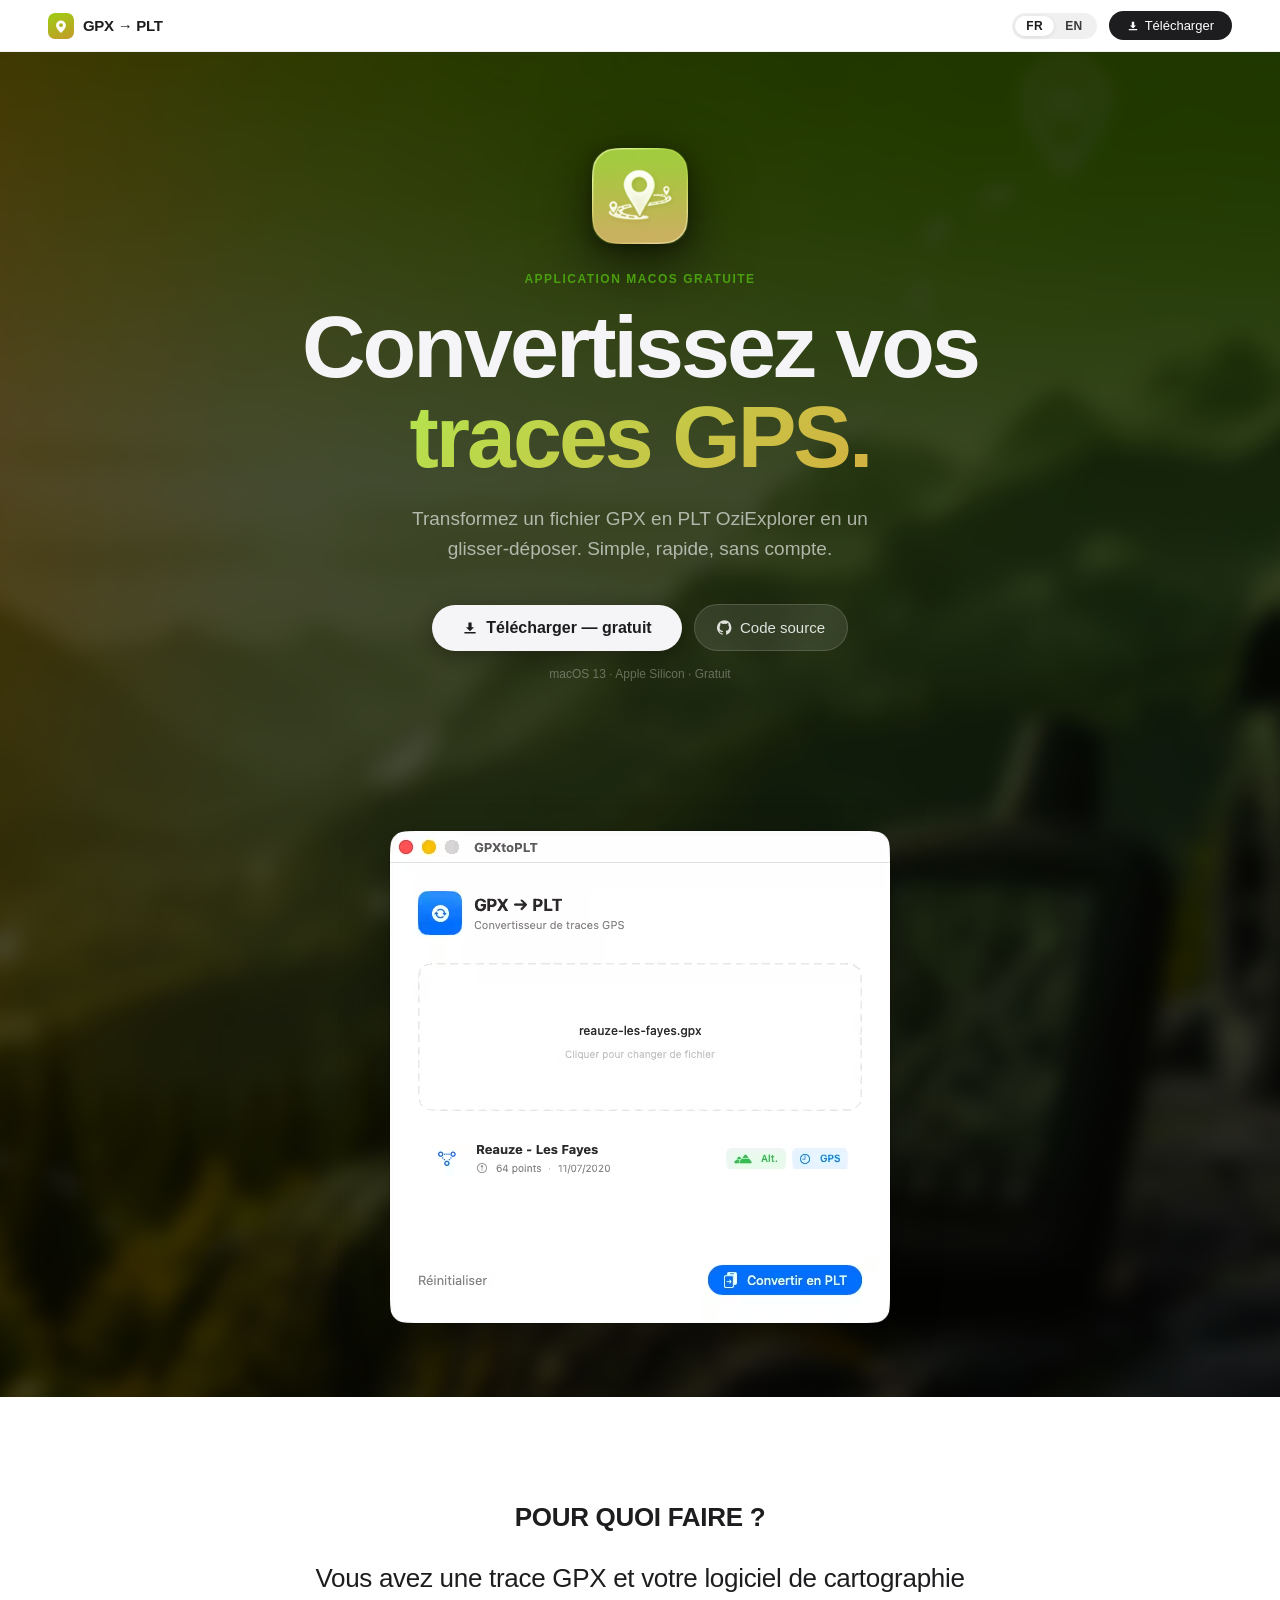
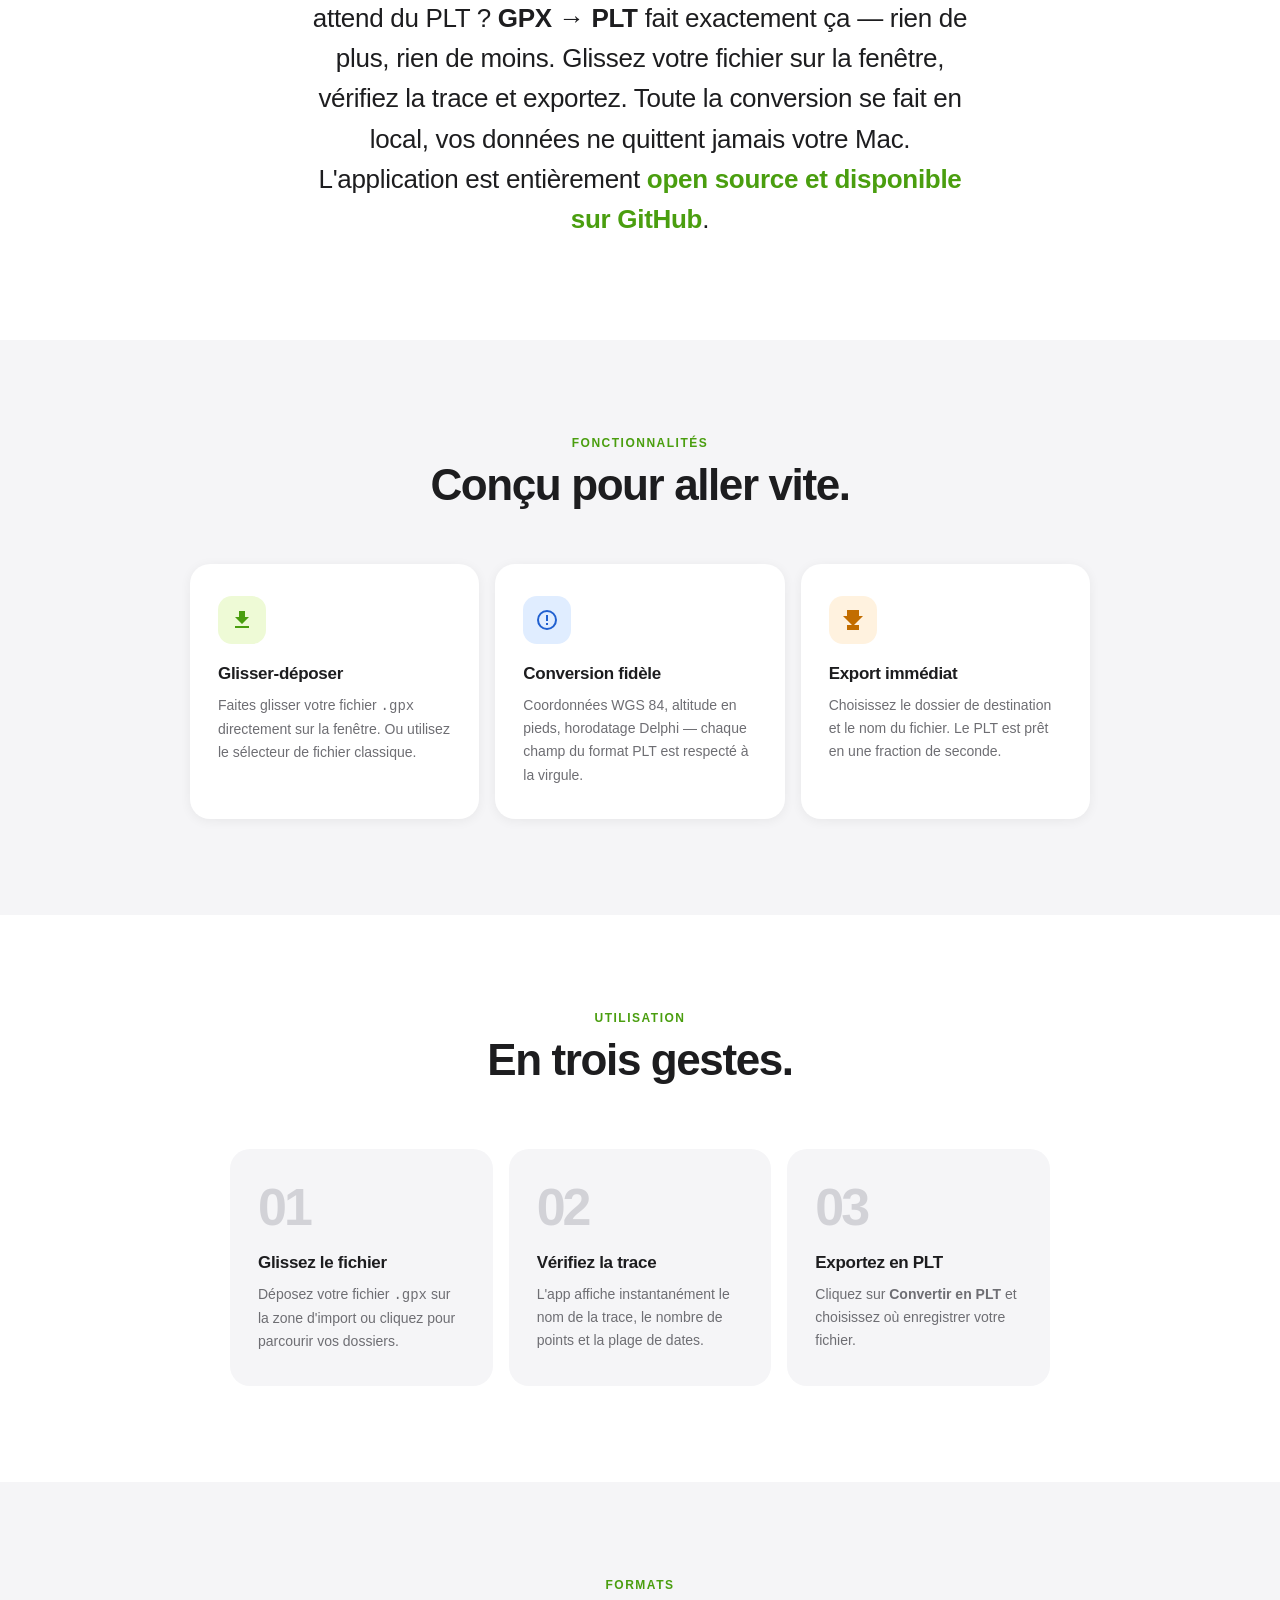
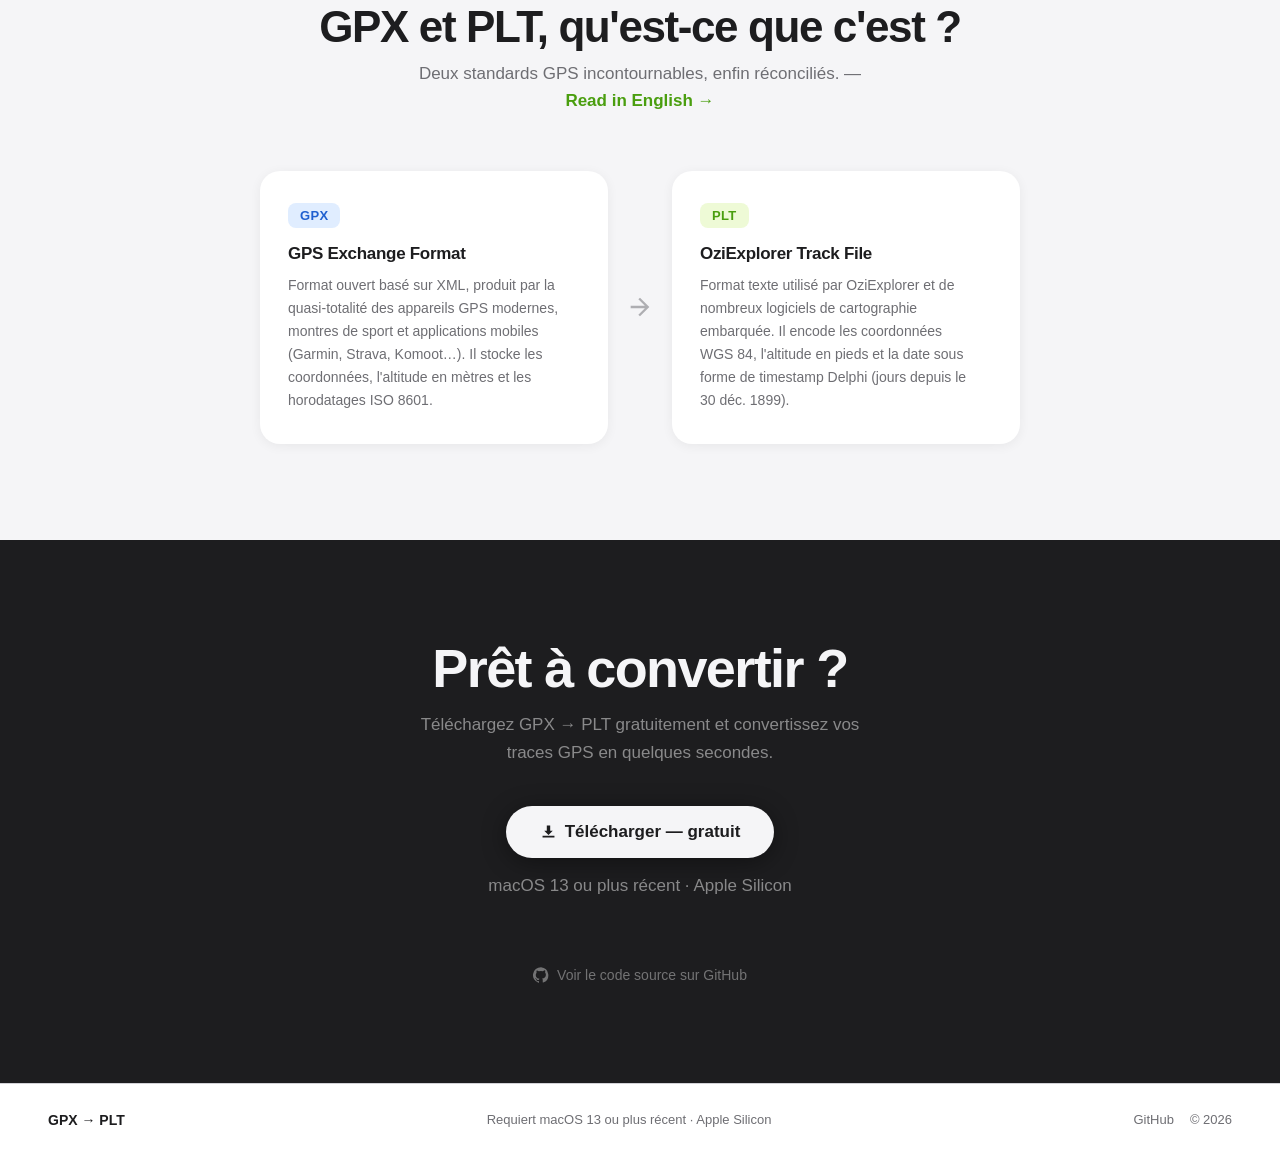
<file: docs/index.html>
<!DOCTYPE html>
<html lang="fr">
<head>
  <meta charset="UTF-8">
  <meta name="viewport" content="width=device-width, initial-scale=1.0">
  <title>GPX → PLT · Convertisseur de traces GPS pour Mac</title>
  <meta name="description" content="Convertissez vos fichiers GPX au format PLT OziExplorer en un glisser-déposer. Application macOS native, Apple Silicon.">
  <meta name="google-site-verification" content="II2nIormhkIyOC2uqA2ly5syZmNHIUAD0bVt8JxHmBU" />
  <meta name="robots" content="index, follow, max-snippet:-1, max-image-preview:large, max-video-preview:-1">
  <meta name="googlebot" content="index, follow, max-snippet:-1, max-image-preview:large, max-video-preview:-1">
  <meta property="og:type" content="website">
  <meta property="og:url" content="https://francoispeyret.github.io/GpxToPlt/">
  <meta property="og:title" content="GPX → PLT · Convertisseur de traces GPS pour Mac">
  <meta property="og:description" content="Convertissez vos fichiers GPX au format PLT OziExplorer en un glisser-déposer. Application macOS native, Apple Silicon.">
  <meta property="og:image" content="https://francoispeyret.github.io/GpxToPlt/background.png">
  <meta property="og:image:alt" content="GPX → PLT, convertisseur de traces GPS pour Mac">
  <meta property="og:locale" content="fr_FR">
  <meta name="twitter:card" content="summary_large_image">
  <meta name="twitter:title" content="GPX → PLT · Convertisseur de traces GPS pour Mac">
  <meta name="twitter:description" content="Convertissez vos fichiers GPX au format PLT OziExplorer en un glisser-déposer. Application macOS native, Apple Silicon.">
  <meta name="twitter:image" content="https://francoispeyret.github.io/GpxToPlt/background.png">
  <link rel="canonical" href="https://francoispeyret.github.io/GpxToPlt/">
  <link rel="alternate" hreflang="fr" href="https://francoispeyret.github.io/GpxToPlt/">
  <link rel="alternate" hreflang="en" href="https://francoispeyret.github.io/GpxToPlt/en.html">
  <link rel="sitemap" type="application/xml" href="./sitemap.xml">
  <link rel="icon" type="image/x-icon" href="./favicon.ico">
  <link rel="preload" as="image" href="./background.avif" type="image/avif" fetchpriority="high">
  <link rel="stylesheet" href="./style.css">
  <meta name="apple-mobile-web-app-capable" content="yes">
  <meta name="apple-mobile-web-app-status-bar-style" content="black-translucent">
  <script type="application/ld+json">
  {
    "@context": "https://schema.org",
    "@type": "SoftwareApplication",
    "name": "GPX → PLT",
    "operatingSystem": "macOS 13",
    "applicationCategory": "UtilitiesApplication",
    "applicationSubCategory": "Conversion GPS",
    "softwareVersion": "1.1.0",
    "description": "Convertissez vos fichiers GPX au format PLT OziExplorer en un glisser-déposer. Application macOS native, Apple Silicon.",
    "inLanguage": "fr",
    "url": "https://francoispeyret.github.io/GpxToPlt/",
    "downloadUrl": "https://francoispeyret.github.io/GpxToPlt/GPXtoPLT.zip",
    "image": "https://francoispeyret.github.io/GpxToPlt/icon.png",
    "screenshot": "https://francoispeyret.github.io/GpxToPlt/screenshot.png",
    "featureList": "Glisser-déposer, Conversion par lots, Traitement 100 % local, Interface multilingue",
    "offers": { "@type": "Offer", "price": "0", "priceCurrency": "EUR" }
  }
  </script>
</head>
<body>

<nav>
  <a class="nav-brand" href="#">
    <div class="nav-icon">
      <svg viewBox="0 0 20 20"><path d="M10 2C6.13 2 3 5.13 3 9c0 5.25 7 11 7 11s7-5.75 7-11c0-3.87-3.13-7-7-7zm0 9.5A2.5 2.5 0 1 1 10 6a2.5 2.5 0 0 1 0 5.5z"/></svg>
    </div>
    <span>GPX → PLT</span>
  </a>
  <div class="nav-right">
    <div class="lang-switch">
      <a href="./index.html" class="active">FR</a>
      <a href="./en.html">EN</a>
    </div>
    <a class="nav-dl" href="./GPXtoPLT.zip" download>
      <svg viewBox="0 0 20 20"><path d="M10 14l-5-5h3V3h4v6h3l-5 5zm-7 3h14v-2H3v2z"/></svg>
      Télécharger
    </a>
  </div>
</nav>

<main>

<div class="bg-hero">
  <section class="hero">
    <div class="app-icon">
      <picture>
        <source srcset="./icon.avif" type="image/avif">
        <source srcset="./icon.webp" type="image/webp">
        <img src="./icon.png" alt="Icône GPX → PLT">
      </picture>
    </div>
    <p class="hero-eyebrow">Application macOS gratuite</p>
    <h1>Convertissez vos<br><em>traces GPS.</em></h1>
    <p class="hero-desc">Transformez un fichier GPX en PLT OziExplorer en un glisser-déposer. Simple, rapide, sans compte.</p>
    <div class="hero-actions">
      <a class="btn-primary" href="./GPXtoPLT.zip" download>
        <svg viewBox="0 0 20 20"><path d="M10 14l-5-5h3V3h4v6h3l-5 5zm-7 3h14v-2H3v2z"/></svg>
        Télécharger — gratuit
      </a>
      <a class="btn-secondary" href="https://github.com/francoispeyret/GpxToPlt" target="_blank" rel="noopener">
        <svg viewBox="0 0 24 24"><path d="M12 .3a12 12 0 0 0-3.8 23.4c.6.1.8-.3.8-.6v-2c-3.3.7-4-1.6-4-1.6-.6-1.4-1.4-1.8-1.4-1.8-1-.7.1-.7.1-.7 1.2.1 1.8 1.2 1.8 1.2 1 1.8 2.8 1.3 3.5 1 .1-.8.4-1.3.7-1.6-2.7-.3-5.5-1.3-5.5-5.9 0-1.3.5-2.4 1.2-3.2 0-.4-.5-1.6.2-3.2 0 0 1-.3 3.3 1.2a11.5 11.5 0 0 1 6 0C17 4.7 18 5 18 5c.7 1.6.2 2.8.1 3.2.8.8 1.2 1.9 1.2 3.2 0 4.6-2.8 5.6-5.5 5.9.4.4.8 1.1.8 2.2v3.3c0 .3.2.7.8.6A12 12 0 0 0 12 .3"/></svg>
        Code source
      </a>
    </div>
    <p class="hero-sub">macOS 13 · Apple Silicon · Gratuit</p>
  </section>

  <div class="hero-visual">
    <picture>
      <source srcset="./screenshot.avif" type="image/avif">
      <source srcset="./screenshot.webp" type="image/webp">
      <img src="./screenshot.png" alt="Aperçu de l'application GPX → PLT">
    </picture>
  </div>
</div>

<section class="pitch-section">
  <p class="pitch-eyebrow fade-up">Pour quoi faire&nbsp;?</p>
  <p class="fade-up d1">
    Vous avez une trace GPX et votre logiciel de cartographie attend du PLT&nbsp;?
    <strong>GPX → PLT</strong> fait exactement ça — rien de plus, rien de moins.
    Glissez votre fichier sur la fenêtre, vérifiez la trace et exportez.
    Toute la conversion se fait en local, vos données ne quittent jamais votre Mac.
    L'application est entièrement <a href="https://github.com/francoispeyret/GpxToPlt" target="_blank" rel="noopener">open source et disponible sur GitHub</a>.
  </p>
</section>

<section class="features">
  <div class="features-inner">
    <div class="section-header fade-up">
      <span class="section-eyebrow">Fonctionnalités</span>
      <h2 class="section-title">Conçu pour aller vite.</h2>
    </div>
    <div class="features-grid">

      <div class="feature-card fade-up d1">
        <div class="feature-icon green">
          <svg viewBox="0 0 24 24"><path d="M19 9h-4V3H9v6H5l7 7 7-7zM5 18v2h14v-2H5z"/></svg>
        </div>
        <h3>Glisser-déposer</h3>
        <p>Faites glisser votre fichier <code>.gpx</code> directement sur la fenêtre. Ou utilisez le sélecteur de fichier classique.</p>
      </div>

      <div class="feature-card fade-up d2">
        <div class="feature-icon blue">
          <svg viewBox="0 0 24 24"><path d="M12 2a10 10 0 1 0 0 20A10 10 0 0 0 12 2zm0 18a8 8 0 1 1 0-16 8 8 0 0 1 0 16zm-1-5h2v2h-2zm0-8h2v6h-2z"/></svg>
        </div>
        <h3>Conversion fidèle</h3>
        <p>Coordonnées WGS&nbsp;84, altitude en pieds, horodatage Delphi — chaque champ du format PLT est respecté à la virgule.</p>
      </div>

      <div class="feature-card fade-up d3">
        <div class="feature-icon orange">
          <svg viewBox="0 0 24 24"><path d="M6 2v6H2l10 10L22 8h-4V2H6zm0 15v5h12v-5H6z"/></svg>
        </div>
        <h3>Export immédiat</h3>
        <p>Choisissez le dossier de destination et le nom du fichier. Le PLT est prêt en une fraction de seconde.</p>
      </div>

    </div>
  </div>
</section>

<section class="steps-section">
  <span class="section-eyebrow fade-up">Utilisation</span>
  <h2 class="section-title fade-up d1">En trois gestes.</h2>

  <div class="steps-grid">
    <div class="step fade-up d1">
      <div class="step-num">01</div>
      <h3>Glissez le fichier</h3>
      <p>Déposez votre fichier <code>.gpx</code> sur la zone d'import ou cliquez pour parcourir vos dossiers.</p>
    </div>
    <div class="step fade-up d2">
      <div class="step-num">02</div>
      <h3>Vérifiez la trace</h3>
      <p>L'app affiche instantanément le nom de la trace, le nombre de points et la plage de dates.</p>
    </div>
    <div class="step fade-up d3">
      <div class="step-num">03</div>
      <h3>Exportez en PLT</h3>
      <p>Cliquez sur <strong>Convertir en PLT</strong> et choisissez où enregistrer votre fichier.</p>
    </div>
  </div>
</section>

<section class="formats-section">
  <span class="section-eyebrow fade-up">Formats</span>
  <h2 class="section-title fade-up d1">GPX et PLT, qu'est-ce que c'est&nbsp;?</h2>
  <p class="section-sub fade-up d2">
    Deux standards GPS incontournables, enfin réconciliés. —
    <a href="./en.html" style="color:var(--accent);font-weight:600;text-decoration:none;">Read in English →</a>
  </p>

  <div class="formats-grid">
    <div class="format-card fade-up">
      <span class="format-badge badge-gpx">GPX</span>
      <h3>GPS Exchange Format</h3>
      <p>Format ouvert basé sur XML, produit par la quasi-totalité des appareils GPS modernes, montres de sport et applications mobiles (Garmin, Strava, Komoot…). Il stocke les coordonnées, l'altitude en mètres et les horodatages ISO&nbsp;8601.</p>
    </div>
    <div class="arrow-mid">
      <svg viewBox="0 0 24 24"><path d="M12 4l-1.41 1.41L16.17 11H4v2h12.17l-5.58 5.59L12 20l8-8-8-8z"/></svg>
    </div>
    <div class="format-card fade-up d2">
      <span class="format-badge badge-plt">PLT</span>
      <h3>OziExplorer Track File</h3>
      <p>Format texte utilisé par OziExplorer et de nombreux logiciels de cartographie embarquée. Il encode les coordonnées WGS&nbsp;84, l'altitude en pieds et la date sous forme de timestamp Delphi (jours depuis le 30&nbsp;déc.&nbsp;1899).</p>
    </div>
  </div>
</section>

<section class="cta-section">
  <h2 class="fade-up">Prêt à convertir&nbsp;?</h2>
  <p class="fade-up d1">Téléchargez GPX → PLT gratuitement et convertissez vos traces GPS en quelques secondes.</p>
  <a class="btn-cta fade-up d2" href="./GPXtoPLT.zip" download>
    <svg viewBox="0 0 20 20"><path d="M10 14l-5-5h3V3h4v6h3l-5 5zm-7 3h14v-2H3v2z"/></svg>
    Télécharger — gratuit
  </a>
  <p class="cta-meta fade-up d3">macOS 13 ou plus récent · Apple Silicon</p>
  <a class="cta-gh fade-up" href="https://github.com/francoispeyret/GpxToPlt" target="_blank" rel="noopener">
    <svg viewBox="0 0 24 24"><path d="M12 .3a12 12 0 0 0-3.8 23.4c.6.1.8-.3.8-.6v-2c-3.3.7-4-1.6-4-1.6-.6-1.4-1.4-1.8-1.4-1.8-1-.7.1-.7.1-.7 1.2.1 1.8 1.2 1.8 1.2 1 1.8 2.8 1.3 3.5 1 .1-.8.4-1.3.7-1.6-2.7-.3-5.5-1.3-5.5-5.9 0-1.3.5-2.4 1.2-3.2 0-.4-.5-1.6.2-3.2 0 0 1-.3 3.3 1.2a11.5 11.5 0 0 1 6 0C17 4.7 18 5 18 5c.7 1.6.2 2.8.1 3.2.8.8 1.2 1.9 1.2 3.2 0 4.6-2.8 5.6-5.5 5.9.4.4.8 1.1.8 2.2v3.3c0 .3.2.7.8.6A12 12 0 0 0 12 .3"/></svg>
    Voir le code source sur GitHub
  </a>
</section>

</main>

<footer>
  <span class="brand">GPX → PLT</span>
  <span class="req">Requiert macOS&nbsp;13 ou plus récent · Apple Silicon</span>
  <span class="copy">
    <a href="https://github.com/francoispeyret/GpxToPlt" target="_blank" rel="noopener">GitHub</a>
    © 2026
  </span>
</footer>

<script>
  const io = new IntersectionObserver(entries => {
    entries.forEach(e => {
      if (e.isIntersecting) { e.target.classList.add('visible'); io.unobserve(e.target); }
    });
  }, { threshold: .1 });
  document.querySelectorAll('.fade-up').forEach(el => io.observe(el));
</script>

</body>
</html>
</file>
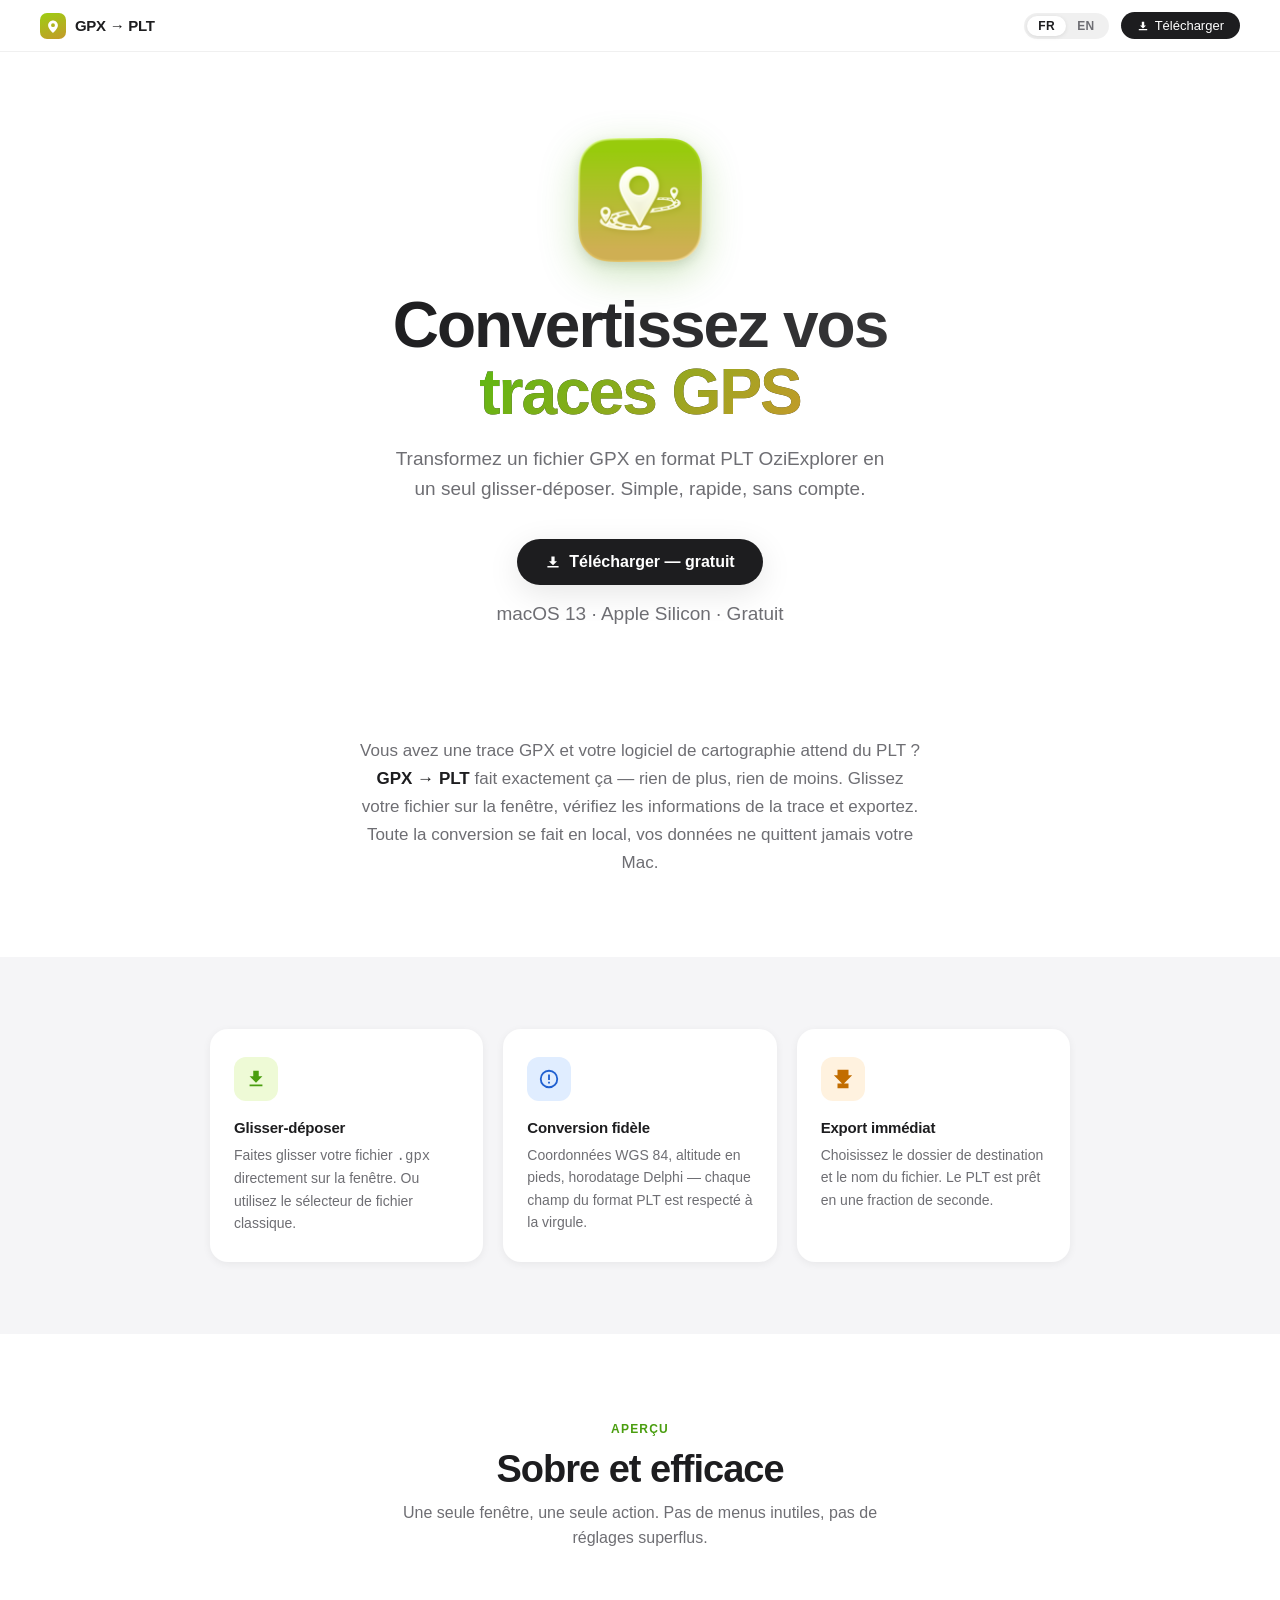
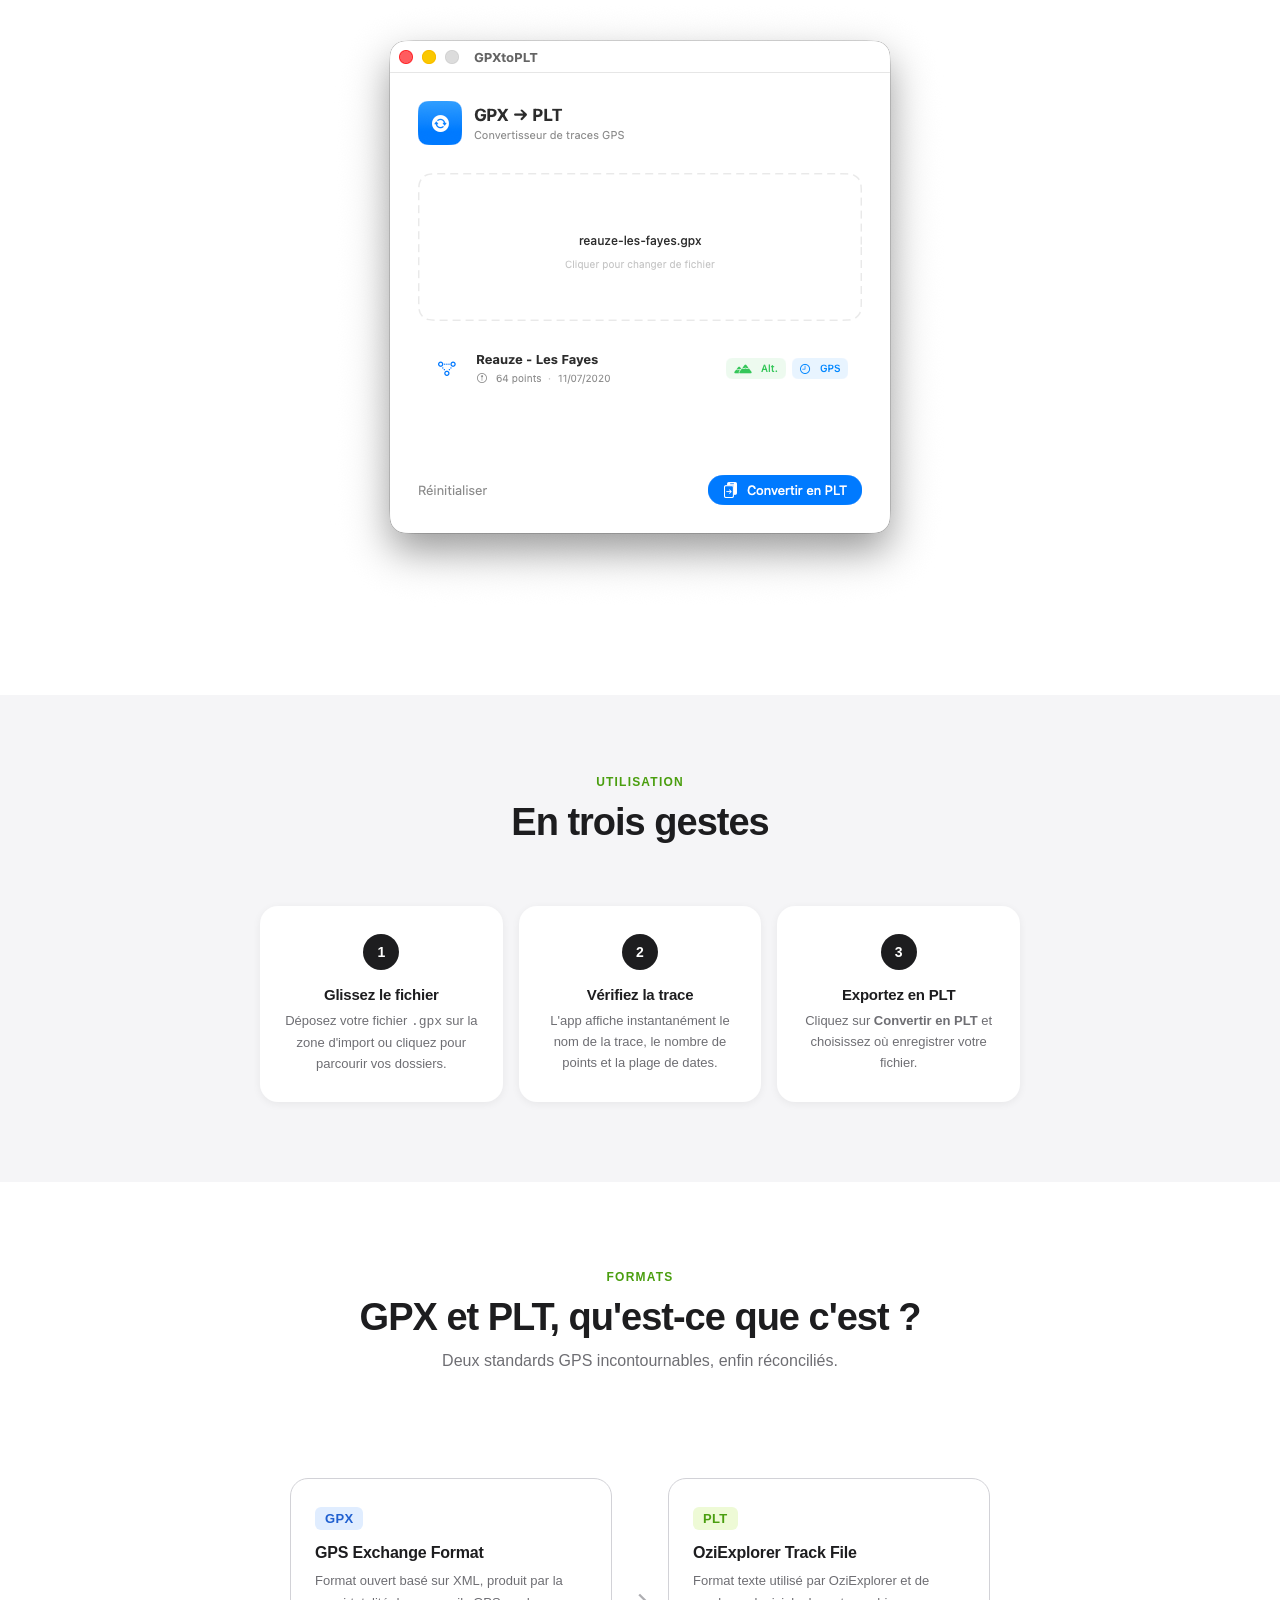
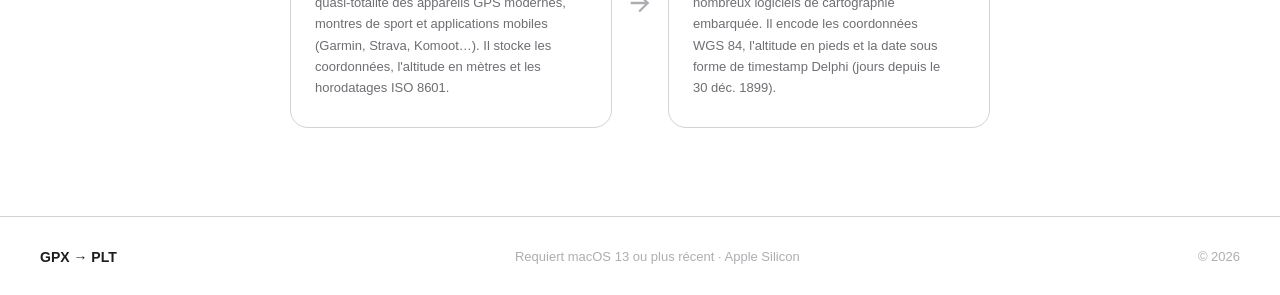
<file: Web/index.html>
<!DOCTYPE html>
<html lang="fr">
<head>
  <meta charset="UTF-8">
  <meta name="viewport" content="width=device-width, initial-scale=1.0">
  <title>GPX → PLT · Convertisseur de traces GPS pour Mac</title>
  <meta name="description" content="Convertissez vos fichiers GPX au format PLT OziExplorer en un glisser-déposer. Application macOS native, Apple Silicon.">
  <style>
    *, *::before, *::after { box-sizing: border-box; margin: 0; padding: 0; }

    :root {
      --bg:        #ffffff;
      --bg-subtle: #f5f5f7;
      --text:      #1d1d1f;
      --text-2:    #6e6e73;
      --text-3:    #aeaeb2;
      --sep:       #d2d2d7;
      --green:     #4a9e0f;
      --gold:      #c49a2a;
      --accent:    #4a9e0f;
      --radius-sm: 10px;
      --radius:    18px;
      --radius-lg: 28px;
      --shadow-sm: 0 2px 8px rgba(0,0,0,.06);
      --shadow:    0 8px 32px rgba(0,0,0,.10);
      --shadow-lg: 0 24px 60px rgba(0,0,0,.14);
    }

    html { scroll-behavior: smooth; }

    body {
      font-family: -apple-system, BlinkMacSystemFont, "Helvetica Neue", Arial, sans-serif;
      background: var(--bg);
      color: var(--text);
      -webkit-font-smoothing: antialiased;
      overflow-x: hidden;
    }

    /* ── NAV ── */
    nav {
      position: sticky;
      top: 0;
      z-index: 100;
      display: flex;
      align-items: center;
      justify-content: space-between;
      padding: 0 40px;
      height: 52px;
      background: rgba(255,255,255,.82);
      backdrop-filter: saturate(180%) blur(20px);
      -webkit-backdrop-filter: saturate(180%) blur(20px);
      border-bottom: 1px solid rgba(0,0,0,.06);
    }
    .nav-brand {
      display: flex;
      align-items: center;
      gap: 9px;
      text-decoration: none;
      color: var(--text);
    }
    .nav-icon {
      width: 26px; height: 26px;
      border-radius: 7px;
      background: linear-gradient(160deg, #9dce12 0%, #c49a2a 100%);
      display: flex; align-items: center; justify-content: center;
      flex-shrink: 0;
    }
    .nav-icon svg { width: 14px; height: 14px; fill: #fff; }
    .nav-brand span { font-size: 15px; font-weight: 600; letter-spacing: -.3px; }
    .nav-dl {
      display: inline-flex;
      align-items: center;
      gap: 6px;
      padding: 6px 16px;
      border-radius: 980px;
      background: var(--text);
      color: #fff;
      font-size: 13px;
      font-weight: 500;
      text-decoration: none;
      transition: opacity .15s;
    }
    .nav-dl:hover { opacity: .8; }
    .nav-dl svg { width: 12px; height: 12px; fill: #fff; flex-shrink: 0; }

    /* ── LANG SWITCH ── */
    .nav-right {
      display: flex;
      align-items: center;
      gap: 12px;
    }
    .lang-switch {
      display: flex;
      align-items: center;
      background: rgba(0,0,0,.06);
      border-radius: 980px;
      padding: 3px;
    }
    .lang-switch a {
      padding: 3px 11px;
      border-radius: 980px;
      font-size: 12px;
      font-weight: 600;
      letter-spacing: .4px;
      text-decoration: none;
      color: var(--text-2);
      transition: color .15s;
    }
    .lang-switch a.active {
      background: var(--bg);
      color: var(--text);
      box-shadow: 0 1px 4px rgba(0,0,0,.10);
    }
    .lang-switch a:not(.active):hover { color: var(--text); }

    /* ── HERO ── */
    .hero {
      display: flex;
      flex-direction: column;
      align-items: center;
      text-align: center;
      padding: 88px 24px 72px;
    }
    .app-icon {
      width: 120px; height: 120px;
      border-radius: 27px;
      background: linear-gradient(160deg, #9dce12 0%, #c49a2a 100%);
      display: flex; align-items: center; justify-content: center;
      box-shadow: 0 12px 40px rgba(74,158,15,.30), 0 4px 12px rgba(0,0,0,.12);
      margin-bottom: 32px;
    }
    .app-icon svg { width: 58px; height: 58px; fill: #fff; }

    .hero h1 {
      font-size: clamp(42px, 7vw, 64px);
      font-weight: 700;
      letter-spacing: -2px;
      line-height: 1.05;
      margin-bottom: 18px;
      background: linear-gradient(135deg, #1d1d1f 0%, #3a3a3c 100%);
      -webkit-background-clip: text;
      -webkit-text-fill-color: transparent;
      background-clip: text;
    }
    .hero h1 span {
      background: linear-gradient(135deg, #5cb811 0%, #c49a2a 100%);
      -webkit-background-clip: text;
      -webkit-text-fill-color: transparent;
      background-clip: text;
    }
    .hero p {
      font-size: 19px;
      color: var(--text-2);
      max-width: 500px;
      line-height: 1.55;
      margin-bottom: 36px;
    }
    .hero-cta {
      display: inline-flex;
      align-items: center;
      gap: 8px;
      padding: 14px 28px;
      border-radius: 980px;
      background: var(--text);
      color: #fff;
      font-size: 16px;
      font-weight: 600;
      text-decoration: none;
      transition: transform .15s, box-shadow .15s;
      box-shadow: var(--shadow);
    }
    .hero-cta:hover { transform: translateY(-1px); box-shadow: var(--shadow-lg); }
    .hero-cta svg { width: 16px; height: 16px; fill: #fff; }
    .hero-sub {
      margin-top: 14px;
      font-size: 12px;
      color: var(--text-3);
    }

    /* ── PITCH ── */
    .pitch {
      display: flex;
      justify-content: center;
      padding: 0 24px 80px;
    }
    .pitch p {
      max-width: 560px;
      text-align: center;
      font-size: 17px;
      line-height: 1.65;
      color: var(--text-2);
    }
    .pitch strong { color: var(--text); font-weight: 600; }

    /* ── FEATURES ── */
    .features {
      background: var(--bg-subtle);
      padding: 72px 40px;
    }
    .features-grid {
      display: grid;
      grid-template-columns: repeat(3, 1fr);
      gap: 20px;
      max-width: 860px;
      margin: 0 auto;
    }
    .feature-card {
      background: var(--bg);
      border-radius: var(--radius);
      padding: 28px 24px;
      box-shadow: var(--shadow-sm);
    }
    .feature-icon {
      width: 44px; height: 44px;
      border-radius: 12px;
      display: flex; align-items: center; justify-content: center;
      margin-bottom: 18px;
    }
    .feature-icon svg { width: 22px; height: 22px; }
    .feature-icon.green  { background: #eefad6; }
    .feature-icon.green svg  { fill: #4a9e0f; }
    .feature-icon.blue   { background: #e0edff; }
    .feature-icon.blue svg   { fill: #2060d0; }
    .feature-icon.orange { background: #fff2df; }
    .feature-icon.orange svg { fill: #c26d00; }
    .feature-card h3 {
      font-size: 15px;
      font-weight: 600;
      margin-bottom: 8px;
      letter-spacing: -.2px;
    }
    .feature-card p {
      font-size: 14px;
      line-height: 1.6;
      color: var(--text-2);
    }

    /* ── SCREENSHOT ── */
    .screenshot-section {
      padding: 88px 24px;
      display: flex;
      flex-direction: column;
      align-items: center;
    }
    .section-label {
      font-size: 12px;
      font-weight: 600;
      letter-spacing: 1.2px;
      text-transform: uppercase;
      color: var(--accent);
      margin-bottom: 12px;
    }
    .section-title {
      font-size: clamp(28px, 4vw, 38px);
      font-weight: 700;
      letter-spacing: -1px;
      text-align: center;
      margin-bottom: 10px;
    }
    .section-sub {
      font-size: 16px;
      color: var(--text-2);
      text-align: center;
      max-width: 480px;
      margin-bottom: 52px;
      line-height: 1.55;
    }

    /* ── STEPS ── */
    .steps-section {
      background: var(--bg-subtle);
      padding: 80px 40px;
      display: flex;
      flex-direction: column;
      align-items: center;
    }
    .steps-grid {
      display: grid;
      grid-template-columns: repeat(3, 1fr);
      gap: 16px;
      max-width: 760px;
      width: 100%;
      margin-top: 52px;
    }
    .step {
      display: flex;
      flex-direction: column;
      align-items: center;
      text-align: center;
      padding: 28px 20px;
      background: var(--bg);
      border-radius: var(--radius);
      box-shadow: var(--shadow-sm);
      position: relative;
    }
    .step-num {
      width: 36px; height: 36px;
      border-radius: 50%;
      background: var(--text);
      color: #fff;
      font-size: 14px;
      font-weight: 700;
      display: flex; align-items: center; justify-content: center;
      margin-bottom: 16px;
      flex-shrink: 0;
    }
    .step h4 {
      font-size: 15px;
      font-weight: 600;
      margin-bottom: 8px;
      letter-spacing: -.2px;
    }
    .step p {
      font-size: 13px;
      color: var(--text-2);
      line-height: 1.6;
    }

    /* ── FORMATS ── */
    .formats-section {
      padding: 88px 40px;
      display: flex;
      flex-direction: column;
      align-items: center;
    }
    .formats-grid {
      display: grid;
      grid-template-columns: 1fr 56px 1fr;
      align-items: center;
      gap: 0;
      max-width: 700px;
      width: 100%;
      margin-top: 52px;
    }
    .format-card {
      border-radius: var(--radius);
      border: 1px solid var(--sep);
      padding: 28px 24px;
    }
    .format-badge {
      display: inline-block;
      padding: 4px 10px;
      border-radius: 6px;
      font-size: 13px;
      font-weight: 700;
      letter-spacing: .3px;
      margin-bottom: 14px;
    }
    .badge-gpx  { background: #e0edff; color: #2060d0; }
    .badge-plt  { background: #eefad6; color: #4a9e0f; }
    .format-card h4 { font-size: 16px; font-weight: 600; margin-bottom: 8px; letter-spacing: -.2px; }
    .format-card p  { font-size: 13px; color: var(--text-2); line-height: 1.65; }
    .arrow-mid {
      display: flex; align-items: center; justify-content: center;
    }
    .arrow-mid svg { width: 28px; height: 28px; fill: var(--text-3); }

    /* ── FOOTER ── */
    footer {
      border-top: 1px solid var(--sep);
      padding: 32px 40px;
      display: flex;
      align-items: center;
      justify-content: space-between;
    }
    footer .brand { font-size: 14px; font-weight: 600; color: var(--text); }
    footer .copy  { font-size: 13px; color: var(--text-3); }
    footer .req   { font-size: 13px; color: var(--text-3); }

    /* ── RESPONSIVE ── */
    @media (max-width: 680px) {
      nav { padding: 0 20px; }
      .features { padding: 52px 20px; }
      .features-grid { grid-template-columns: 1fr; }
      .steps-section { padding: 60px 20px; }
      .steps-grid { grid-template-columns: 1fr; }
      .formats-section { padding: 60px 20px; }
      .formats-grid {
        grid-template-columns: 1fr;
        grid-template-rows: auto auto auto;
      }
      .arrow-mid { transform: rotate(90deg); padding: 8px 0; }
      footer { flex-direction: column; gap: 8px; text-align: center; }
    }
  </style>
</head>
<body>

<nav>
  <a class="nav-brand" href="#">
    <div class="nav-icon">
      <svg viewBox="0 0 20 20"><path d="M10 2C6.13 2 3 5.13 3 9c0 5.25 7 11 7 11s7-5.75 7-11c0-3.87-3.13-7-7-7zm0 9.5A2.5 2.5 0 1 1 10 6a2.5 2.5 0 0 1 0 5.5z"/></svg>
    </div>
    <span>GPX → PLT</span>
  </a>
  <div class="nav-right">
    <div class="lang-switch">
      <a href="./index.html" class="active">FR</a>
      <a href="./en.html">EN</a>
    </div>
    <a class="nav-dl" href="./GPXtoPLT.zip" download>
      <svg viewBox="0 0 20 20"><path d="M10 14l-5-5h3V3h4v6h3l-5 5zm-7 3h14v-2H3v2z"/></svg>
      Télécharger
    </a>
  </div>
</nav>

<section class="hero">
  <div class="app-icon">
    <img src="./icon.png" alt="GPX to PLT logo" width="124px">
  </div>

  <h1>Convertissez vos<br><span>traces GPS</span></h1>
  <p>Transformez un fichier GPX en format PLT OziExplorer en un seul glisser-déposer. Simple, rapide, sans compte.</p>

  <a class="hero-cta" href="./GPXtoPLT.zip" download>
    <svg viewBox="0 0 20 20"><path d="M10 14l-5-5h3V3h4v6h3l-5 5zm-7 3h14v-2H3v2z"/></svg>
    Télécharger — gratuit
  </a>
  <p class="hero-sub">macOS 13 · Apple Silicon · Gratuit</p>
</section>

<section class="pitch">
  <p>
    Vous avez une trace GPX et votre logiciel de cartographie attend du PLT&nbsp;?
    <strong>GPX → PLT</strong> fait exactement ça — rien de plus, rien de moins.
    Glissez votre fichier sur la fenêtre, vérifiez les informations de la trace
    et exportez. Toute la conversion se fait en local, vos données ne quittent jamais votre Mac.
  </p>
</section>

<section class="features">
  <div class="features-grid">

    <div class="feature-card">
      <div class="feature-icon green">
        <svg viewBox="0 0 24 24"><path d="M19 9h-4V3H9v6H5l7 7 7-7zM5 18v2h14v-2H5z"/></svg>
      </div>
      <h3>Glisser-déposer</h3>
      <p>Faites glisser votre fichier <code>.gpx</code> directement sur la fenêtre. Ou utilisez le sélecteur de fichier classique.</p>
    </div>

    <div class="feature-card">
      <div class="feature-icon blue">
        <!-- precision icon -->
        <svg viewBox="0 0 24 24"><path d="M12 2a10 10 0 1 0 0 20A10 10 0 0 0 12 2zm0 18a8 8 0 1 1 0-16 8 8 0 0 1 0 16zm-1-5h2v2h-2zm0-8h2v6h-2z"/></svg>
      </div>
      <h3>Conversion fidèle</h3>
      <p>Coordonnées WGS&nbsp;84, altitude en pieds, horodatage Delphi — chaque champ du format PLT est respecté à la virgule.</p>
    </div>

    <div class="feature-card">
      <div class="feature-icon orange">
        <!-- export icon -->
        <svg viewBox="0 0 24 24"><path d="M6 2v6H2l10 10L22 8h-4V2H6zm0 15v5h12v-5H6z"/></svg>
      </div>
      <h3>Export immédiat</h3>
      <p>Choisissez le dossier de destination et le nom du fichier. Le PLT est prêt en une fraction de seconde.</p>
    </div>

  </div>
</section>

<section class="screenshot-section">
  <p class="section-label">Aperçu</p>
  <h2 class="section-title">Sobre et efficace</h2>
  <p class="section-sub">Une seule fenêtre, une seule action. Pas de menus inutiles, pas de réglages superflus.</p>

  <img src="screenshot.png" alt="Aperçu de l'app">
</section>

<!-- ════════════════════════════════ STEPS -->
<section class="steps-section">
  <p class="section-label">Utilisation</p>
  <h2 class="section-title">En trois gestes</h2>

  <div class="steps-grid">
    <div class="step">
      <div class="step-num">1</div>
      <h4>Glissez le fichier</h4>
      <p>Déposez votre fichier <code>.gpx</code> sur la zone d'import ou cliquez pour parcourir vos dossiers.</p>
    </div>
    <div class="step">
      <div class="step-num">2</div>
      <h4>Vérifiez la trace</h4>
      <p>L'app affiche instantanément le nom de la trace, le nombre de points et la plage de dates.</p>
    </div>
    <div class="step">
      <div class="step-num">3</div>
      <h4>Exportez en PLT</h4>
      <p>Cliquez sur <strong>Convertir en PLT</strong> et choisissez où enregistrer votre fichier.</p>
    </div>
  </div>
</section>

<section class="formats-section">
  <p class="section-label">Formats</p>
  <h2 class="section-title">GPX et PLT, qu'est-ce que c'est&nbsp;?</h2>
  <p class="section-sub">Deux standards GPS incontournables, enfin réconciliés.</p>

  <div class="formats-grid">
    <div class="format-card">
      <span class="format-badge badge-gpx">GPX</span>
      <h4>GPS Exchange Format</h4>
      <p>Format ouvert basé sur XML, produit par la quasi-totalité des appareils GPS modernes, montres de sport et applications mobiles (Garmin, Strava, Komoot…). Il stocke les coordonnées, l'altitude en mètres et les horodatages ISO&nbsp;8601.</p>
    </div>

    <div class="arrow-mid">
      <svg viewBox="0 0 24 24"><path d="M12 4l-1.41 1.41L16.17 11H4v2h12.17l-5.58 5.59L12 20l8-8-8-8z"/></svg>
    </div>

    <div class="format-card">
      <span class="format-badge badge-plt">PLT</span>
      <h4>OziExplorer Track File</h4>
      <p>Format texte utilisé par OziExplorer et de nombreux logiciels de cartographie embarquée. Il encode les coordonnées WGS&nbsp;84, l'altitude en pieds et la date sous forme de timestamp Delphi (jours depuis le 30&nbsp;déc.&nbsp;1899).</p>
    </div>
  </div>
</section>

<footer>
  <span class="brand">GPX → PLT</span>
  <span class="req">Requiert macOS&nbsp;13 ou plus récent · Apple Silicon</span>
  <span class="copy">© 2026</span>
</footer>

</body>
</html>
</file>
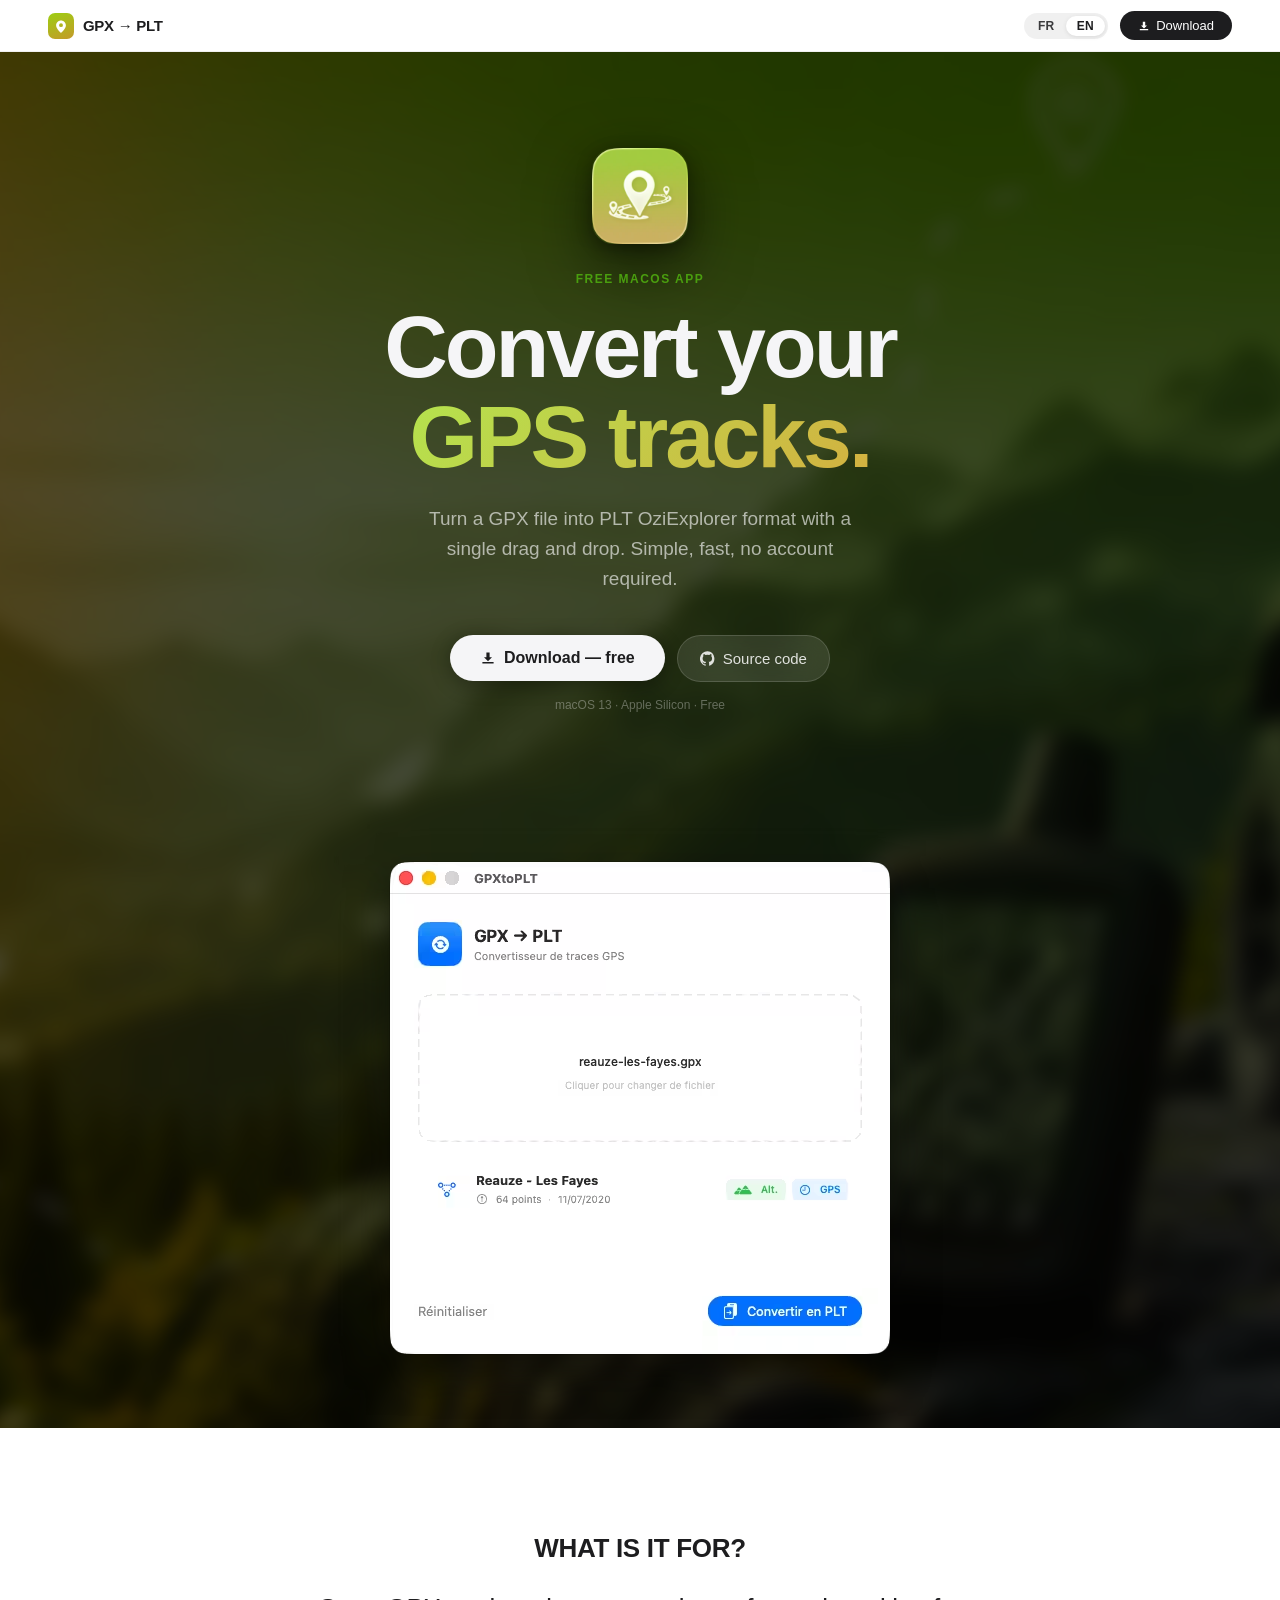
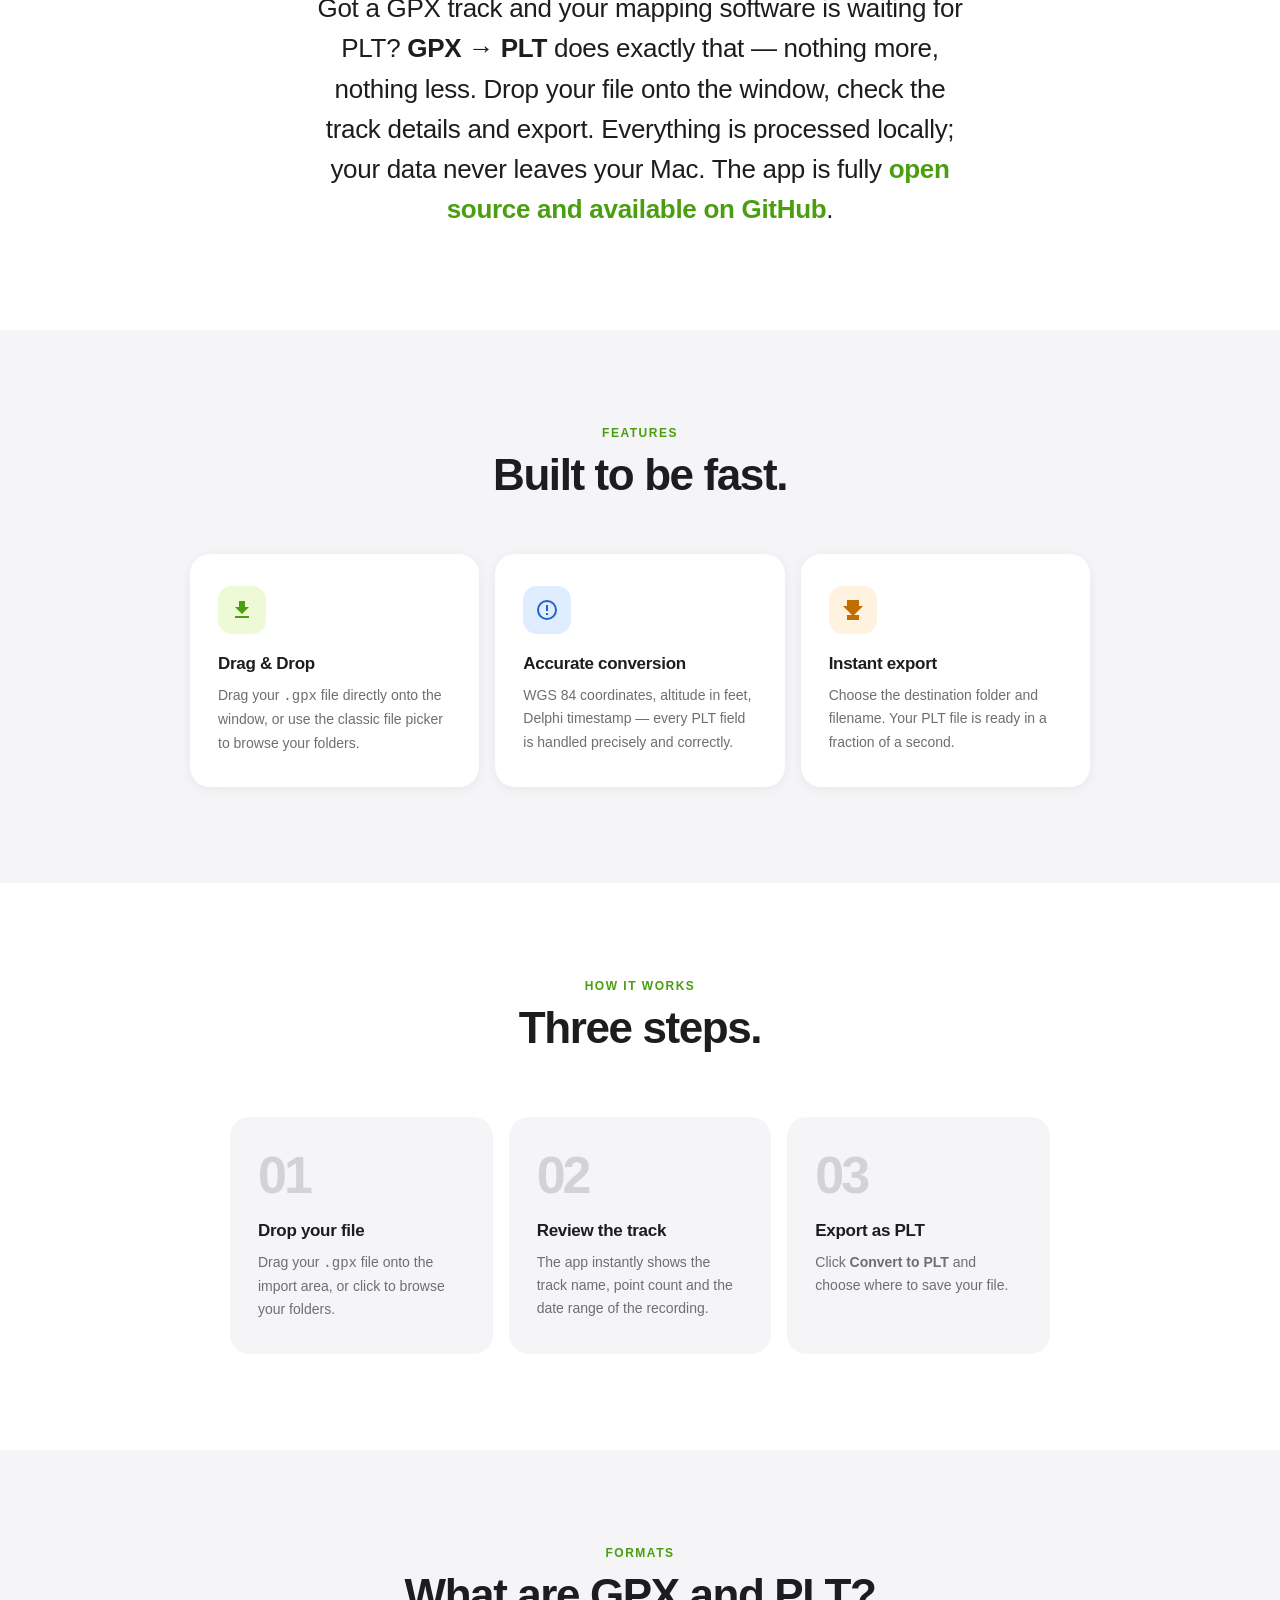
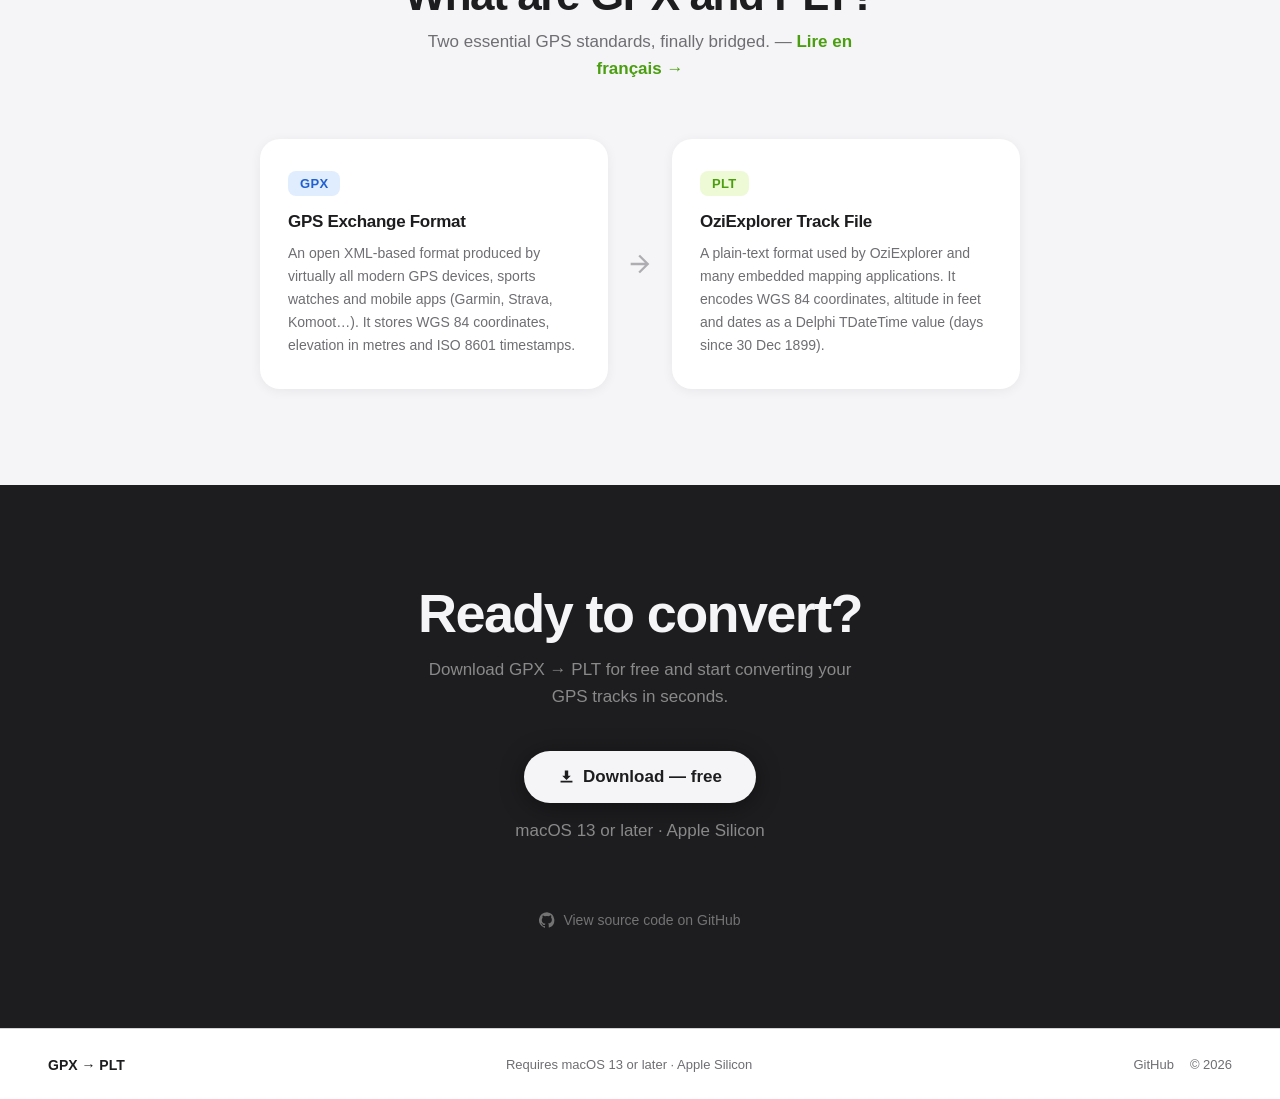
<file: docs/en.html>
<!DOCTYPE html>
<html lang="en">
<head>
  <meta charset="UTF-8">
  <meta name="viewport" content="width=device-width, initial-scale=1.0">
  <title>GPX → PLT · GPS Track Converter for Mac</title>
  <meta name="description" content="Convert your GPX files to PLT OziExplorer format with a single drag and drop. Native macOS app, Apple Silicon.">
  <meta name="google-site-verification" content="II2nIormhkIyOC2uqA2ly5syZmNHIUAD0bVt8JxHmBU" />
  <meta name="robots" content="index, follow, max-snippet:-1, max-image-preview:large, max-video-preview:-1">
  <meta name="googlebot" content="index, follow, max-snippet:-1, max-image-preview:large, max-video-preview:-1">
  <meta property="og:type" content="website">
  <meta property="og:url" content="https://francoispeyret.github.io/GpxToPlt/en.html">
  <meta property="og:title" content="GPX → PLT · GPS Track Converter for Mac">
  <meta property="og:description" content="Convert your GPX files to PLT OziExplorer format with a single drag and drop. Native macOS app, Apple Silicon.">
  <meta property="og:image" content="https://francoispeyret.github.io/GpxToPlt/background.png">
  <meta property="og:image:alt" content="GPX → PLT, GPS track converter for Mac">
  <meta property="og:locale" content="en_US">
  <meta name="twitter:card" content="summary_large_image">
  <meta name="twitter:title" content="GPX → PLT · GPS Track Converter for Mac">
  <meta name="twitter:description" content="Convert your GPX files to PLT OziExplorer format with a single drag and drop. Native macOS app, Apple Silicon.">
  <meta name="twitter:image" content="https://francoispeyret.github.io/GpxToPlt/background.png">
  <link rel="canonical" href="https://francoispeyret.github.io/GpxToPlt/en.html">
  <link rel="alternate" hreflang="en" href="https://francoispeyret.github.io/GpxToPlt/en.html">
  <link rel="alternate" hreflang="fr" href="https://francoispeyret.github.io/GpxToPlt/">
  <link rel="sitemap" type="application/xml" href="./sitemap.xml">
  <link rel="icon" type="image/x-icon" href="./favicon.ico">
  <link rel="preload" as="image" href="./background.avif" type="image/avif" fetchpriority="high">
  <link rel="stylesheet" href="./style.css">
  <meta name="apple-mobile-web-app-capable" content="yes">
  <meta name="apple-mobile-web-app-status-bar-style" content="black-translucent">
  <script type="application/ld+json">
  {
    "@context": "https://schema.org",
    "@type": "SoftwareApplication",
    "name": "GPX → PLT",
    "operatingSystem": "macOS 13",
    "applicationCategory": "UtilitiesApplication",
    "applicationSubCategory": "GPS Conversion",
    "softwareVersion": "1.1.0",
    "description": "Convert your GPX files to PLT OziExplorer format with a single drag and drop. Native macOS app, Apple Silicon.",
    "inLanguage": "en",
    "url": "https://francoispeyret.github.io/GpxToPlt/en.html",
    "downloadUrl": "https://francoispeyret.github.io/GpxToPlt/GPXtoPLT.zip",
    "image": "https://francoispeyret.github.io/GpxToPlt/icon.png",
    "screenshot": "https://francoispeyret.github.io/GpxToPlt/screenshot.png",
    "featureList": "Drag and drop, Batch conversion, 100% local processing, Multilingual interface",
    "offers": { "@type": "Offer", "price": "0", "priceCurrency": "USD" }
  }
  </script>
</head>
<body>

<nav>
  <a class="nav-brand" href="#">
    <div class="nav-icon">
      <svg viewBox="0 0 20 20"><path d="M10 2C6.13 2 3 5.13 3 9c0 5.25 7 11 7 11s7-5.75 7-11c0-3.87-3.13-7-7-7zm0 9.5A2.5 2.5 0 1 1 10 6a2.5 2.5 0 0 1 0 5.5z"/></svg>
    </div>
    <span>GPX → PLT</span>
  </a>
  <div class="nav-right">
    <div class="lang-switch">
      <a href="./index.html">FR</a>
      <a href="./en.html" class="active">EN</a>
    </div>
    <a class="nav-dl" href="./GPXtoPLT.zip" download>
      <svg viewBox="0 0 20 20"><path d="M10 14l-5-5h3V3h4v6h3l-5 5zm-7 3h14v-2H3v2z"/></svg>
      Download
    </a>
  </div>
</nav>

<main>

<div class="bg-hero">
  <section class="hero">
    <div class="app-icon">
      <picture>
        <source srcset="./icon.avif" type="image/avif">
        <source srcset="./icon.webp" type="image/webp">
        <img src="./icon.png" alt="GPX → PLT icon">
      </picture>
    </div>
    <p class="hero-eyebrow">Free macOS app</p>
    <h1>Convert your<br><em>GPS tracks.</em></h1>
    <p class="hero-desc">Turn a GPX file into PLT OziExplorer format with a single drag and drop. Simple, fast, no account required.</p>
    <div class="hero-actions">
      <a class="btn-primary" href="./GPXtoPLT.zip" download>
        <svg viewBox="0 0 20 20"><path d="M10 14l-5-5h3V3h4v6h3l-5 5zm-7 3h14v-2H3v2z"/></svg>
        Download — free
      </a>
      <a class="btn-secondary" href="https://github.com/francoispeyret/GpxToPlt" target="_blank" rel="noopener">
        <svg viewBox="0 0 24 24"><path d="M12 .3a12 12 0 0 0-3.8 23.4c.6.1.8-.3.8-.6v-2c-3.3.7-4-1.6-4-1.6-.6-1.4-1.4-1.8-1.4-1.8-1-.7.1-.7.1-.7 1.2.1 1.8 1.2 1.8 1.2 1 1.8 2.8 1.3 3.5 1 .1-.8.4-1.3.7-1.6-2.7-.3-5.5-1.3-5.5-5.9 0-1.3.5-2.4 1.2-3.2 0-.4-.5-1.6.2-3.2 0 0 1-.3 3.3 1.2a11.5 11.5 0 0 1 6 0C17 4.7 18 5 18 5c.7 1.6.2 2.8.1 3.2.8.8 1.2 1.9 1.2 3.2 0 4.6-2.8 5.6-5.5 5.9.4.4.8 1.1.8 2.2v3.3c0 .3.2.7.8.6A12 12 0 0 0 12 .3"/></svg>
        Source code
      </a>
    </div>
    <p class="hero-sub">macOS 13 · Apple Silicon · Free</p>
  </section>

  <div class="hero-visual">
    <picture>
      <source srcset="./screenshot.avif" type="image/avif">
      <source srcset="./screenshot.webp" type="image/webp">
      <img src="./screenshot.png" alt="GPX → PLT app preview">
    </picture>
  </div>
</div>

<section class="pitch-section">
  <p class="pitch-eyebrow fade-up">What is it for?</p>
  <p class="fade-up d1">
    Got a GPX track and your mapping software is waiting for PLT?
    <strong>GPX → PLT</strong> does exactly that — nothing more, nothing less.
    Drop your file onto the window, check the track details and export.
    Everything is processed locally; your data never leaves your Mac.
    The app is fully <a href="https://github.com/francoispeyret/GpxToPlt" target="_blank" rel="noopener">open source and available on GitHub</a>.
  </p>
</section>

<section class="features">
  <div class="features-inner">
    <div class="section-header fade-up">
      <span class="section-eyebrow">Features</span>
      <h2 class="section-title">Built to be fast.</h2>
    </div>
    <div class="features-grid">

      <div class="feature-card fade-up d1">
        <div class="feature-icon green">
          <svg viewBox="0 0 24 24"><path d="M19 9h-4V3H9v6H5l7 7 7-7zM5 18v2h14v-2H5z"/></svg>
        </div>
        <h3>Drag &amp; Drop</h3>
        <p>Drag your <code>.gpx</code> file directly onto the window, or use the classic file picker to browse your folders.</p>
      </div>

      <div class="feature-card fade-up d2">
        <div class="feature-icon blue">
          <svg viewBox="0 0 24 24"><path d="M12 2a10 10 0 1 0 0 20A10 10 0 0 0 12 2zm0 18a8 8 0 1 1 0-16 8 8 0 0 1 0 16zm-1-5h2v2h-2zm0-8h2v6h-2z"/></svg>
        </div>
        <h3>Accurate conversion</h3>
        <p>WGS&nbsp;84 coordinates, altitude in feet, Delphi timestamp — every PLT field is handled precisely and correctly.</p>
      </div>

      <div class="feature-card fade-up d3">
        <div class="feature-icon orange">
          <svg viewBox="0 0 24 24"><path d="M6 2v6H2l10 10L22 8h-4V2H6zm0 15v5h12v-5H6z"/></svg>
        </div>
        <h3>Instant export</h3>
        <p>Choose the destination folder and filename. Your PLT file is ready in a fraction of a second.</p>
      </div>

    </div>
  </div>
</section>

<section class="steps-section">
  <span class="section-eyebrow fade-up">How it works</span>
  <h2 class="section-title fade-up d1">Three steps.</h2>

  <div class="steps-grid">
    <div class="step fade-up d1">
      <div class="step-num">01</div>
      <h3>Drop your file</h3>
      <p>Drag your <code>.gpx</code> file onto the import area, or click to browse your folders.</p>
    </div>
    <div class="step fade-up d2">
      <div class="step-num">02</div>
      <h3>Review the track</h3>
      <p>The app instantly shows the track name, point count and the date range of the recording.</p>
    </div>
    <div class="step fade-up d3">
      <div class="step-num">03</div>
      <h3>Export as PLT</h3>
      <p>Click <strong>Convert to PLT</strong> and choose where to save your file.</p>
    </div>
  </div>
</section>

<section class="formats-section">
  <span class="section-eyebrow fade-up">Formats</span>
  <h2 class="section-title fade-up d1">What are GPX and PLT?</h2>
  <p class="section-sub fade-up d2">
    Two essential GPS standards, finally bridged. —
    <a href="./index.html" style="color:var(--accent);font-weight:600;text-decoration:none;">Lire en français →</a>
  </p>

  <div class="formats-grid">
    <div class="format-card fade-up">
      <span class="format-badge badge-gpx">GPX</span>
      <h3>GPS Exchange Format</h3>
      <p>An open XML-based format produced by virtually all modern GPS devices, sports watches and mobile apps (Garmin, Strava, Komoot…). It stores WGS&nbsp;84 coordinates, elevation in metres and ISO&nbsp;8601 timestamps.</p>
    </div>
    <div class="arrow-mid">
      <svg viewBox="0 0 24 24"><path d="M12 4l-1.41 1.41L16.17 11H4v2h12.17l-5.58 5.59L12 20l8-8-8-8z"/></svg>
    </div>
    <div class="format-card fade-up d2">
      <span class="format-badge badge-plt">PLT</span>
      <h3>OziExplorer Track File</h3>
      <p>A plain-text format used by OziExplorer and many embedded mapping applications. It encodes WGS&nbsp;84 coordinates, altitude in feet and dates as a Delphi TDateTime value (days since 30&nbsp;Dec&nbsp;1899).</p>
    </div>
  </div>
</section>

<section class="cta-section">
  <h2 class="fade-up">Ready to convert?</h2>
  <p class="fade-up d1">Download GPX → PLT for free and start converting your GPS tracks in seconds.</p>
  <a class="btn-cta fade-up d2" href="./GPXtoPLT.zip" download>
    <svg viewBox="0 0 20 20"><path d="M10 14l-5-5h3V3h4v6h3l-5 5zm-7 3h14v-2H3v2z"/></svg>
    Download — free
  </a>
  <p class="cta-meta fade-up d3">macOS 13 or later · Apple Silicon</p>
  <a class="cta-gh fade-up" href="https://github.com/francoispeyret/GpxToPlt" target="_blank" rel="noopener">
    <svg viewBox="0 0 24 24"><path d="M12 .3a12 12 0 0 0-3.8 23.4c.6.1.8-.3.8-.6v-2c-3.3.7-4-1.6-4-1.6-.6-1.4-1.4-1.8-1.4-1.8-1-.7.1-.7.1-.7 1.2.1 1.8 1.2 1.8 1.2 1 1.8 2.8 1.3 3.5 1 .1-.8.4-1.3.7-1.6-2.7-.3-5.5-1.3-5.5-5.9 0-1.3.5-2.4 1.2-3.2 0-.4-.5-1.6.2-3.2 0 0 1-.3 3.3 1.2a11.5 11.5 0 0 1 6 0C17 4.7 18 5 18 5c.7 1.6.2 2.8.1 3.2.8.8 1.2 1.9 1.2 3.2 0 4.6-2.8 5.6-5.5 5.9.4.4.8 1.1.8 2.2v3.3c0 .3.2.7.8.6A12 12 0 0 0 12 .3"/></svg>
    View source code on GitHub
  </a>
</section>

</main>

<footer>
  <span class="brand">GPX → PLT</span>
  <span class="req">Requires macOS&nbsp;13 or later · Apple Silicon</span>
  <span class="copy">
    <a href="https://github.com/francoispeyret/GpxToPlt" target="_blank" rel="noopener">GitHub</a>
    © 2026
  </span>
</footer>

<script>
  const io = new IntersectionObserver(entries => {
    entries.forEach(e => {
      if (e.isIntersecting) { e.target.classList.add('visible'); io.unobserve(e.target); }
    });
  }, { threshold: .1 });
  document.querySelectorAll('.fade-up').forEach(el => io.observe(el));
</script>

</body>
</html>
</file>
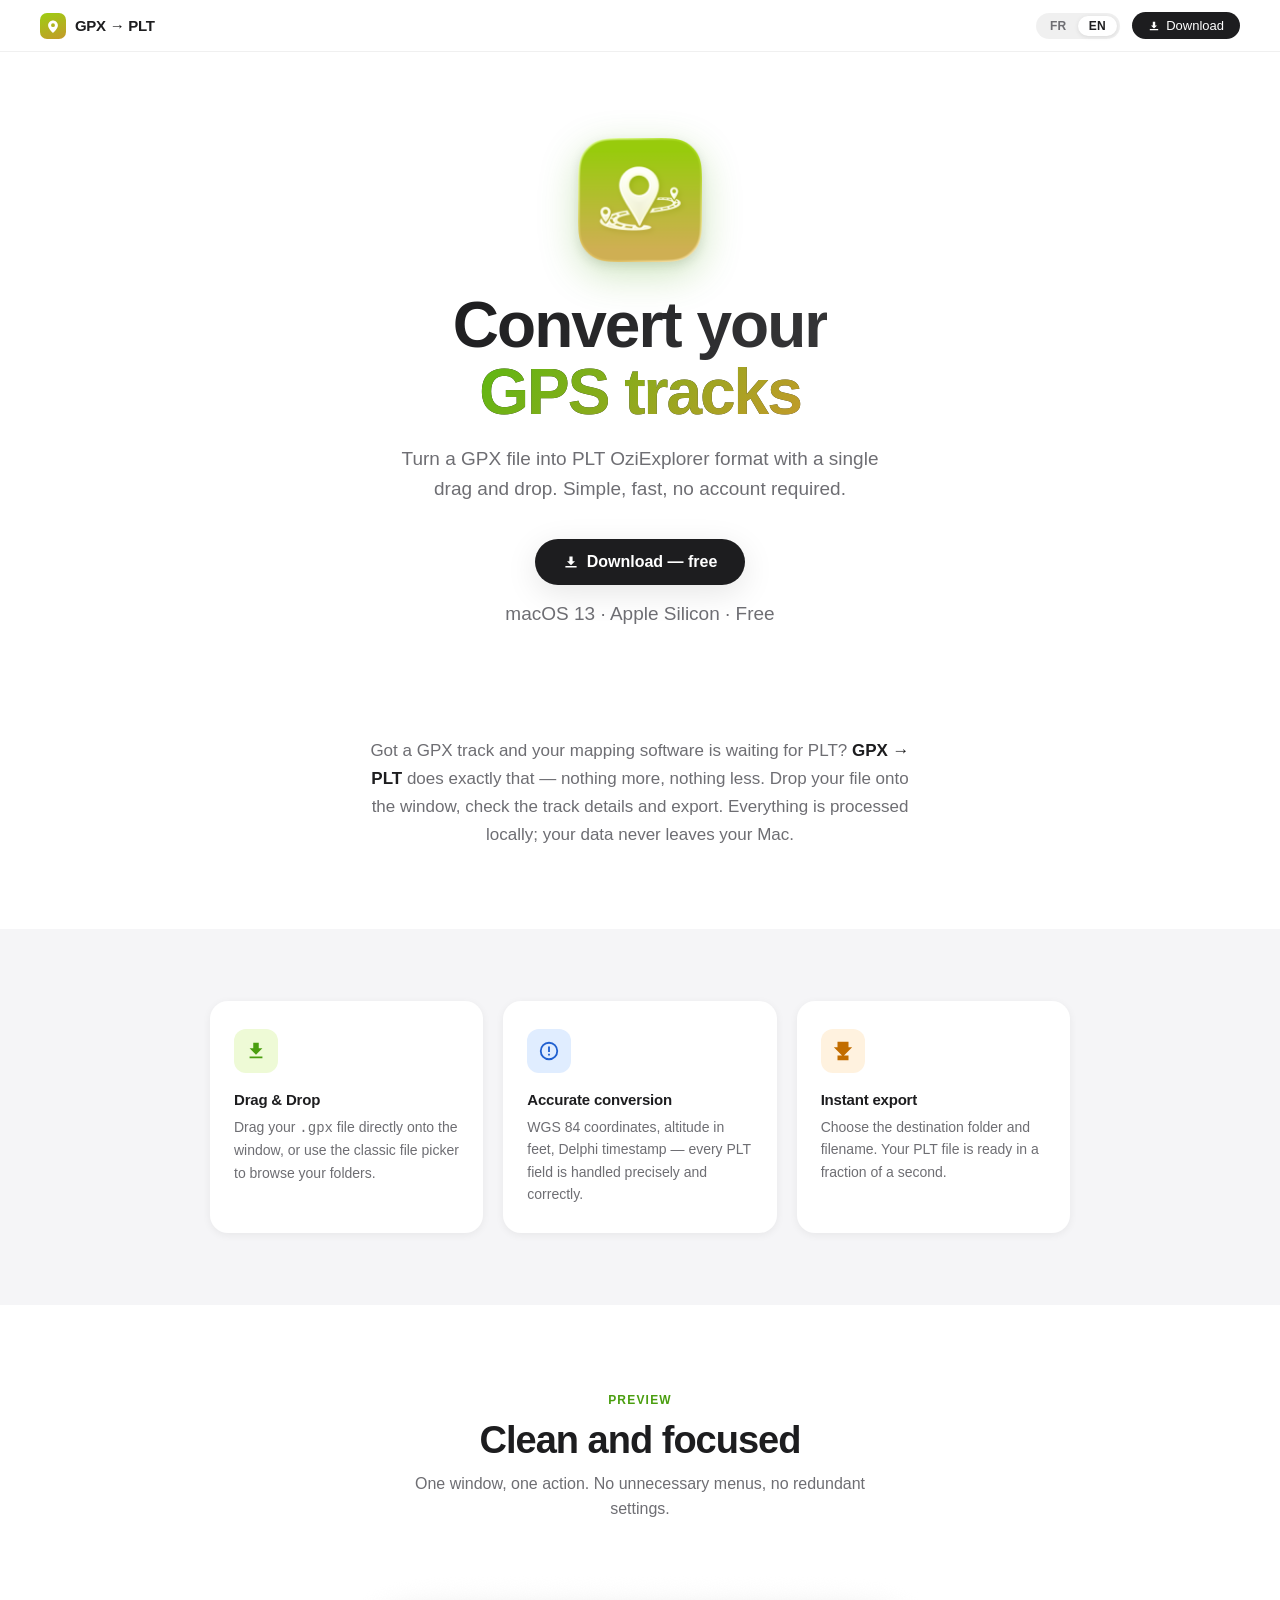
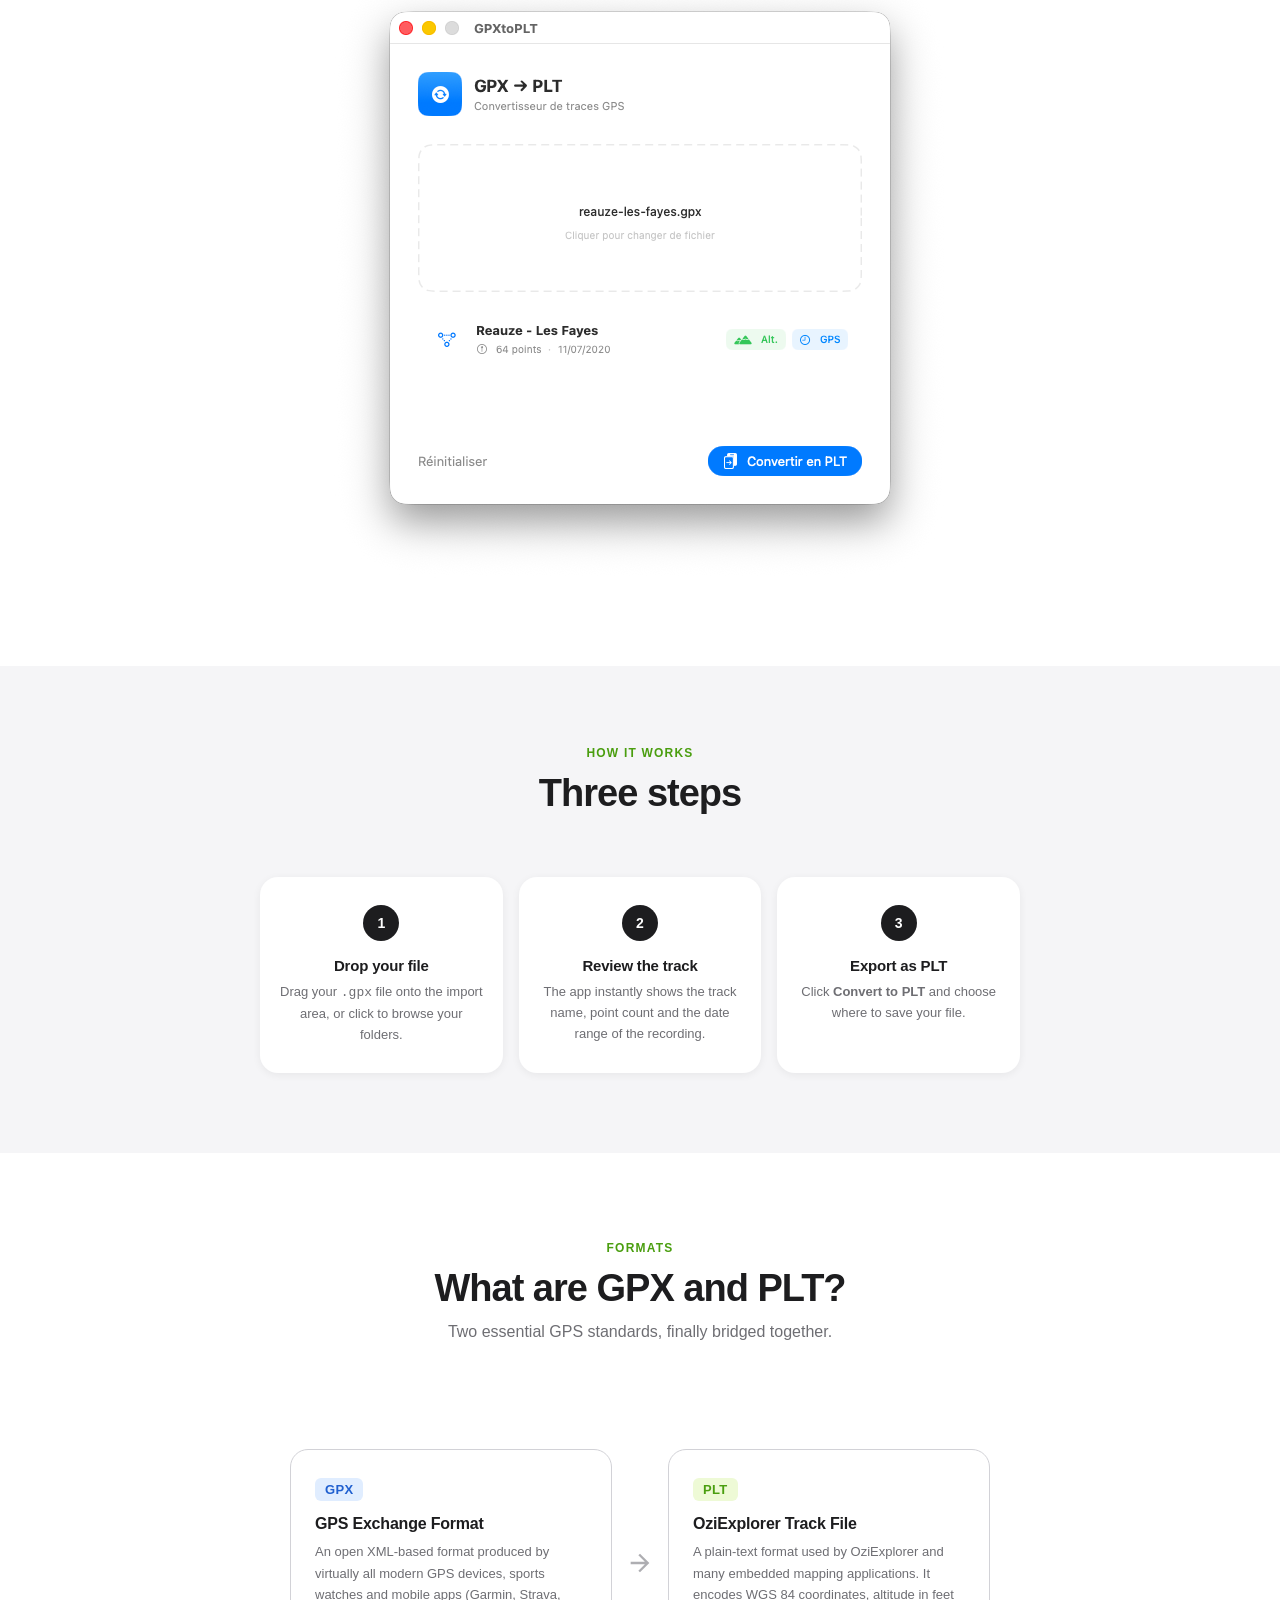
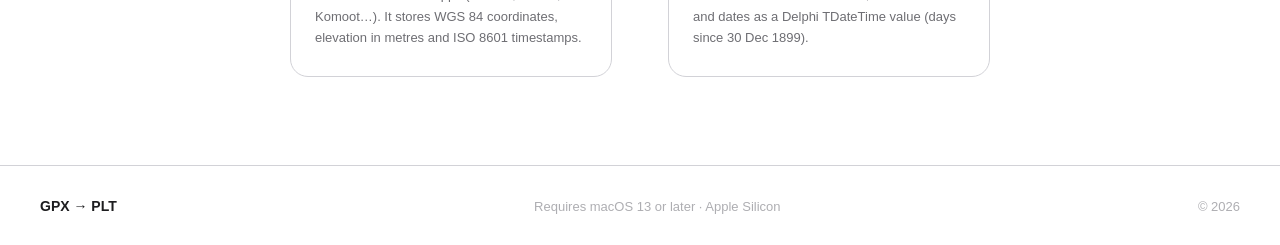
<file: Web/en.html>
<!DOCTYPE html>
<html lang="en">
<head>
  <meta charset="UTF-8">
  <meta name="viewport" content="width=device-width, initial-scale=1.0">
  <title>GPX → PLT · GPS Track Converter for Mac</title>
  <meta name="description" content="Convert your GPX files to PLT OziExplorer format with a single drag and drop. Native macOS app, Apple Silicon.">
  <style>
    *, *::before, *::after { box-sizing: border-box; margin: 0; padding: 0; }

    :root {
      --bg:        #ffffff;
      --bg-subtle: #f5f5f7;
      --text:      #1d1d1f;
      --text-2:    #6e6e73;
      --text-3:    #aeaeb2;
      --sep:       #d2d2d7;
      --green:     #4a9e0f;
      --gold:      #c49a2a;
      --accent:    #4a9e0f;
      --radius-sm: 10px;
      --radius:    18px;
      --radius-lg: 28px;
      --shadow-sm: 0 2px 8px rgba(0,0,0,.06);
      --shadow:    0 8px 32px rgba(0,0,0,.10);
      --shadow-lg: 0 24px 60px rgba(0,0,0,.14);
    }

    html { scroll-behavior: smooth; }

    body {
      font-family: -apple-system, BlinkMacSystemFont, "Helvetica Neue", Arial, sans-serif;
      background: var(--bg);
      color: var(--text);
      -webkit-font-smoothing: antialiased;
      overflow-x: hidden;
    }

    /* ── NAV ── */
    nav {
      position: sticky;
      top: 0;
      z-index: 100;
      display: flex;
      align-items: center;
      justify-content: space-between;
      padding: 0 40px;
      height: 52px;
      background: rgba(255,255,255,.82);
      backdrop-filter: saturate(180%) blur(20px);
      -webkit-backdrop-filter: saturate(180%) blur(20px);
      border-bottom: 1px solid rgba(0,0,0,.06);
    }
    .nav-brand {
      display: flex;
      align-items: center;
      gap: 9px;
      text-decoration: none;
      color: var(--text);
    }
    .nav-icon {
      width: 26px; height: 26px;
      border-radius: 7px;
      background: linear-gradient(160deg, #9dce12 0%, #c49a2a 100%);
      display: flex; align-items: center; justify-content: center;
      flex-shrink: 0;
    }
    .nav-icon svg { width: 14px; height: 14px; fill: #fff; }
    .nav-brand span { font-size: 15px; font-weight: 600; letter-spacing: -.3px; }
    .nav-dl {
      display: inline-flex;
      align-items: center;
      gap: 6px;
      padding: 6px 16px;
      border-radius: 980px;
      background: var(--text);
      color: #fff;
      font-size: 13px;
      font-weight: 500;
      text-decoration: none;
      transition: opacity .15s;
    }
    .nav-dl:hover { opacity: .8; }
    .nav-dl svg { width: 12px; height: 12px; fill: #fff; flex-shrink: 0; }

    /* ── LANG SWITCH ── */
    .nav-right {
      display: flex;
      align-items: center;
      gap: 12px;
    }
    .lang-switch {
      display: flex;
      align-items: center;
      background: rgba(0,0,0,.06);
      border-radius: 980px;
      padding: 3px;
    }
    .lang-switch a {
      padding: 3px 11px;
      border-radius: 980px;
      font-size: 12px;
      font-weight: 600;
      letter-spacing: .4px;
      text-decoration: none;
      color: var(--text-2);
      transition: color .15s;
    }
    .lang-switch a.active {
      background: var(--bg);
      color: var(--text);
      box-shadow: 0 1px 4px rgba(0,0,0,.10);
    }
    .lang-switch a:not(.active):hover { color: var(--text); }

    /* ── HERO ── */
    .hero {
      display: flex;
      flex-direction: column;
      align-items: center;
      text-align: center;
      padding: 88px 24px 72px;
    }
    .app-icon {
      width: 120px; height: 120px;
      border-radius: 27px;
      background: linear-gradient(160deg, #9dce12 0%, #c49a2a 100%);
      display: flex; align-items: center; justify-content: center;
      box-shadow: 0 12px 40px rgba(74,158,15,.30), 0 4px 12px rgba(0,0,0,.12);
      margin-bottom: 32px;
    }
    .app-icon svg { width: 58px; height: 58px; fill: #fff; }

    .hero h1 {
      font-size: clamp(42px, 7vw, 64px);
      font-weight: 700;
      letter-spacing: -2px;
      line-height: 1.05;
      margin-bottom: 18px;
      background: linear-gradient(135deg, #1d1d1f 0%, #3a3a3c 100%);
      -webkit-background-clip: text;
      -webkit-text-fill-color: transparent;
      background-clip: text;
    }
    .hero h1 span {
      background: linear-gradient(135deg, #5cb811 0%, #c49a2a 100%);
      -webkit-background-clip: text;
      -webkit-text-fill-color: transparent;
      background-clip: text;
    }
    .hero p {
      font-size: 19px;
      color: var(--text-2);
      max-width: 500px;
      line-height: 1.55;
      margin-bottom: 36px;
    }
    .hero-cta {
      display: inline-flex;
      align-items: center;
      gap: 8px;
      padding: 14px 28px;
      border-radius: 980px;
      background: var(--text);
      color: #fff;
      font-size: 16px;
      font-weight: 600;
      text-decoration: none;
      transition: transform .15s, box-shadow .15s;
      box-shadow: var(--shadow);
    }
    .hero-cta:hover { transform: translateY(-1px); box-shadow: var(--shadow-lg); }
    .hero-cta svg { width: 16px; height: 16px; fill: #fff; }
    .hero-sub {
      margin-top: 14px;
      font-size: 12px;
      color: var(--text-3);
    }

    /* ── PITCH ── */
    .pitch {
      display: flex;
      justify-content: center;
      padding: 0 24px 80px;
    }
    .pitch p {
      max-width: 560px;
      text-align: center;
      font-size: 17px;
      line-height: 1.65;
      color: var(--text-2);
    }
    .pitch strong { color: var(--text); font-weight: 600; }

    /* ── FEATURES ── */
    .features {
      background: var(--bg-subtle);
      padding: 72px 40px;
    }
    .features-grid {
      display: grid;
      grid-template-columns: repeat(3, 1fr);
      gap: 20px;
      max-width: 860px;
      margin: 0 auto;
    }
    .feature-card {
      background: var(--bg);
      border-radius: var(--radius);
      padding: 28px 24px;
      box-shadow: var(--shadow-sm);
    }
    .feature-icon {
      width: 44px; height: 44px;
      border-radius: 12px;
      display: flex; align-items: center; justify-content: center;
      margin-bottom: 18px;
    }
    .feature-icon svg { width: 22px; height: 22px; }
    .feature-icon.green  { background: #eefad6; }
    .feature-icon.green svg  { fill: #4a9e0f; }
    .feature-icon.blue   { background: #e0edff; }
    .feature-icon.blue svg   { fill: #2060d0; }
    .feature-icon.orange { background: #fff2df; }
    .feature-icon.orange svg { fill: #c26d00; }
    .feature-card h3 {
      font-size: 15px;
      font-weight: 600;
      margin-bottom: 8px;
      letter-spacing: -.2px;
    }
    .feature-card p {
      font-size: 14px;
      line-height: 1.6;
      color: var(--text-2);
    }

    /* ── SCREENSHOT ── */
    .screenshot-section {
      padding: 88px 24px;
      display: flex;
      flex-direction: column;
      align-items: center;
    }
    .section-label {
      font-size: 12px;
      font-weight: 600;
      letter-spacing: 1.2px;
      text-transform: uppercase;
      color: var(--accent);
      margin-bottom: 12px;
    }
    .section-title {
      font-size: clamp(28px, 4vw, 38px);
      font-weight: 700;
      letter-spacing: -1px;
      text-align: center;
      margin-bottom: 10px;
    }
    .section-sub {
      font-size: 16px;
      color: var(--text-2);
      text-align: center;
      max-width: 480px;
      margin-bottom: 52px;
      line-height: 1.55;
    }

    /* ── STEPS ── */
    .steps-section {
      background: var(--bg-subtle);
      padding: 80px 40px;
      display: flex;
      flex-direction: column;
      align-items: center;
    }
    .steps-grid {
      display: grid;
      grid-template-columns: repeat(3, 1fr);
      gap: 16px;
      max-width: 760px;
      width: 100%;
      margin-top: 52px;
    }
    .step {
      display: flex;
      flex-direction: column;
      align-items: center;
      text-align: center;
      padding: 28px 20px;
      background: var(--bg);
      border-radius: var(--radius);
      box-shadow: var(--shadow-sm);
      position: relative;
    }
    .step-num {
      width: 36px; height: 36px;
      border-radius: 50%;
      background: var(--text);
      color: #fff;
      font-size: 14px;
      font-weight: 700;
      display: flex; align-items: center; justify-content: center;
      margin-bottom: 16px;
      flex-shrink: 0;
    }
    .step h4 {
      font-size: 15px;
      font-weight: 600;
      margin-bottom: 8px;
      letter-spacing: -.2px;
    }
    .step p {
      font-size: 13px;
      color: var(--text-2);
      line-height: 1.6;
    }

    /* ── FORMATS ── */
    .formats-section {
      padding: 88px 40px;
      display: flex;
      flex-direction: column;
      align-items: center;
    }
    .formats-grid {
      display: grid;
      grid-template-columns: 1fr 56px 1fr;
      align-items: center;
      gap: 0;
      max-width: 700px;
      width: 100%;
      margin-top: 52px;
    }
    .format-card {
      border-radius: var(--radius);
      border: 1px solid var(--sep);
      padding: 28px 24px;
    }
    .format-badge {
      display: inline-block;
      padding: 4px 10px;
      border-radius: 6px;
      font-size: 13px;
      font-weight: 700;
      letter-spacing: .3px;
      margin-bottom: 14px;
    }
    .badge-gpx  { background: #e0edff; color: #2060d0; }
    .badge-plt  { background: #eefad6; color: #4a9e0f; }
    .format-card h4 { font-size: 16px; font-weight: 600; margin-bottom: 8px; letter-spacing: -.2px; }
    .format-card p  { font-size: 13px; color: var(--text-2); line-height: 1.65; }
    .arrow-mid {
      display: flex; align-items: center; justify-content: center;
    }
    .arrow-mid svg { width: 28px; height: 28px; fill: var(--text-3); }

    /* ── FOOTER ── */
    footer {
      border-top: 1px solid var(--sep);
      padding: 32px 40px;
      display: flex;
      align-items: center;
      justify-content: space-between;
    }
    footer .brand { font-size: 14px; font-weight: 600; color: var(--text); }
    footer .copy  { font-size: 13px; color: var(--text-3); }
    footer .req   { font-size: 13px; color: var(--text-3); }

    /* ── RESPONSIVE ── */
    @media (max-width: 680px) {
      nav { padding: 0 20px; }
      .features { padding: 52px 20px; }
      .features-grid { grid-template-columns: 1fr; }
      .steps-section { padding: 60px 20px; }
      .steps-grid { grid-template-columns: 1fr; }
      .formats-section { padding: 60px 20px; }
      .formats-grid {
        grid-template-columns: 1fr;
        grid-template-rows: auto auto auto;
      }
      .arrow-mid { transform: rotate(90deg); padding: 8px 0; }
      footer { flex-direction: column; gap: 8px; text-align: center; }
    }
  </style>
</head>
<body>

<!-- ════════════════════════════════ NAV -->
<nav>
  <a class="nav-brand" href="#">
    <div class="nav-icon">
      <svg viewBox="0 0 20 20"><path d="M10 2C6.13 2 3 5.13 3 9c0 5.25 7 11 7 11s7-5.75 7-11c0-3.87-3.13-7-7-7zm0 9.5A2.5 2.5 0 1 1 10 6a2.5 2.5 0 0 1 0 5.5z"/></svg>
    </div>
    <span>GPX → PLT</span>
  </a>
  <div class="nav-right">
    <div class="lang-switch">
      <a href="./index.html">FR</a>
      <a href="./en.html" class="active">EN</a>
    </div>
    <a class="nav-dl" href="./GPXtoPLT.zip" download>
      <svg viewBox="0 0 20 20"><path d="M10 14l-5-5h3V3h4v6h3l-5 5zm-7 3h14v-2H3v2z"/></svg>
      Download
    </a>
  </div>
</nav>

<!-- ════════════════════════════════ HERO -->
<section class="hero">
  <div class="app-icon">
    <img src="./icon.png" alt="GPX to PLT logo" width="124px">
  </div>

  <h1>Convert your<br><span>GPS tracks</span></h1>
  <p>Turn a GPX file into PLT OziExplorer format with a single drag and drop. Simple, fast, no account required.</p>

  <a class="hero-cta" href="./GPXtoPLT.zip" download>
    <svg viewBox="0 0 20 20"><path d="M10 14l-5-5h3V3h4v6h3l-5 5zm-7 3h14v-2H3v2z"/></svg>
    Download — free
  </a>
  <p class="hero-sub">macOS 13 · Apple Silicon · Free</p>
</section>

<!-- ════════════════════════════════ PITCH -->
<section class="pitch">
  <p>
    Got a GPX track and your mapping software is waiting for PLT?
    <strong>GPX → PLT</strong> does exactly that — nothing more, nothing less.
    Drop your file onto the window, check the track details and export.
    Everything is processed locally; your data never leaves your Mac.
  </p>
</section>

<!-- ════════════════════════════════ FEATURES -->
<section class="features">
  <div class="features-grid">

    <div class="feature-card">
      <div class="feature-icon green">
        <svg viewBox="0 0 24 24"><path d="M19 9h-4V3H9v6H5l7 7 7-7zM5 18v2h14v-2H5z"/></svg>
      </div>
      <h3>Drag &amp; Drop</h3>
      <p>Drag your <code>.gpx</code> file directly onto the window, or use the classic file picker to browse your folders.</p>
    </div>

    <div class="feature-card">
      <div class="feature-icon blue">
        <svg viewBox="0 0 24 24"><path d="M12 2a10 10 0 1 0 0 20A10 10 0 0 0 12 2zm0 18a8 8 0 1 1 0-16 8 8 0 0 1 0 16zm-1-5h2v2h-2zm0-8h2v6h-2z"/></svg>
      </div>
      <h3>Accurate conversion</h3>
      <p>WGS&nbsp;84 coordinates, altitude in feet, Delphi timestamp — every PLT field is handled precisely and correctly.</p>
    </div>

    <div class="feature-card">
      <div class="feature-icon orange">
        <svg viewBox="0 0 24 24"><path d="M6 2v6H2l10 10L22 8h-4V2H6zm0 15v5h12v-5H6z"/></svg>
      </div>
      <h3>Instant export</h3>
      <p>Choose the destination folder and filename. Your PLT file is ready in a fraction of a second.</p>
    </div>

  </div>
</section>

<!-- ════════════════════════════════ SCREENSHOT -->
<section class="screenshot-section">
  <p class="section-label">Preview</p>
  <h2 class="section-title">Clean and focused</h2>
  <p class="section-sub">One window, one action. No unnecessary menus, no redundant settings.</p>

  <img src="screenshot.png" alt="App preview">
</section>

<!-- ════════════════════════════════ STEPS -->
<section class="steps-section">
  <p class="section-label">How it works</p>
  <h2 class="section-title">Three steps</h2>

  <div class="steps-grid">
    <div class="step">
      <div class="step-num">1</div>
      <h4>Drop your file</h4>
      <p>Drag your <code>.gpx</code> file onto the import area, or click to browse your folders.</p>
    </div>
    <div class="step">
      <div class="step-num">2</div>
      <h4>Review the track</h4>
      <p>The app instantly shows the track name, point count and the date range of the recording.</p>
    </div>
    <div class="step">
      <div class="step-num">3</div>
      <h4>Export as PLT</h4>
      <p>Click <strong>Convert to PLT</strong> and choose where to save your file.</p>
    </div>
  </div>
</section>

<!-- ════════════════════════════════ FORMATS -->
<section class="formats-section">
  <p class="section-label">Formats</p>
  <h2 class="section-title">What are GPX and PLT?</h2>
  <p class="section-sub">Two essential GPS standards, finally bridged together.</p>

  <div class="formats-grid">
    <div class="format-card">
      <span class="format-badge badge-gpx">GPX</span>
      <h4>GPS Exchange Format</h4>
      <p>An open XML-based format produced by virtually all modern GPS devices, sports watches and mobile apps (Garmin, Strava, Komoot…). It stores WGS&nbsp;84 coordinates, elevation in metres and ISO&nbsp;8601 timestamps.</p>
    </div>

    <div class="arrow-mid">
      <svg viewBox="0 0 24 24"><path d="M12 4l-1.41 1.41L16.17 11H4v2h12.17l-5.58 5.59L12 20l8-8-8-8z"/></svg>
    </div>

    <div class="format-card">
      <span class="format-badge badge-plt">PLT</span>
      <h4>OziExplorer Track File</h4>
      <p>A plain-text format used by OziExplorer and many embedded mapping applications. It encodes WGS&nbsp;84 coordinates, altitude in feet and dates as a Delphi TDateTime value (days since 30&nbsp;Dec&nbsp;1899).</p>
    </div>
  </div>
</section>

<!-- ════════════════════════════════ FOOTER -->
<footer>
  <span class="brand">GPX → PLT</span>
  <span class="req">Requires macOS&nbsp;13 or later · Apple Silicon</span>
  <span class="copy">© 2026</span>
</footer>

</body>
</html>
</file>
<file: docs/style.css>
/* ── RESET & VARIABLES ── */
*, *::before, *::after { box-sizing: border-box; margin: 0; padding: 0; }

:root {
  --bg:        #ffffff;
  --bg-subtle: #f5f5f7;
  --bg-dark:   #1d1d1f;
  --text:      #1d1d1f;
  --text-2:    #6e6e73;
  --text-3:    #aeaeb2;
  --sep:       #d2d2d7;
  --accent:    #4a9e0f;
  --radius:    20px;
  --shadow-sm: 0 2px 12px rgba(0,0,0,.06);
  --shadow:    0 8px 40px rgba(0,0,0,.10);
}

html { scroll-behavior: smooth; }
body {
  font-family: -apple-system, BlinkMacSystemFont, "Helvetica Neue", Arial, sans-serif;
  background: var(--bg);
  color: var(--text);
  -webkit-font-smoothing: antialiased;
  overflow-x: hidden;
}

/* ── NAV ── */
nav {
  position: sticky; top: 0; z-index: 100;
  display: flex; align-items: center; justify-content: space-between;
  padding: 0 48px; height: 52px;
  background: rgba(255,255,255,.82);
  backdrop-filter: saturate(180%) blur(20px);
  -webkit-backdrop-filter: saturate(180%) blur(20px);
  border-bottom: 1px solid rgba(0,0,0,.06);
}
.nav-brand { display: flex; align-items: center; gap: 9px; text-decoration: none; color: var(--text); }
.nav-icon {
  width: 26px; height: 26px; border-radius: 7px;
  background: linear-gradient(160deg, #9dce12 0%, #c49a2a 100%);
  display: flex; align-items: center; justify-content: center; flex-shrink: 0;
}
.nav-icon svg { width: 14px; height: 14px; fill: #fff; }
.nav-brand span { font-size: 15px; font-weight: 600; letter-spacing: -.3px; }
.nav-dl {
  display: inline-flex; align-items: center; gap: 6px;
  padding: 7px 18px; border-radius: 980px;
  background: var(--text); color: #fff;
  font-size: 13px; font-weight: 500; text-decoration: none;
  transition: opacity .2s;
}
.nav-dl:hover { opacity: .75; }
.nav-dl svg { width: 12px; height: 12px; fill: #fff; flex-shrink: 0; }
.nav-right { display: flex; align-items: center; gap: 12px; }
.lang-switch {
  display: flex; align-items: center;
  background: rgba(0,0,0,.06); border-radius: 980px; padding: 3px;
}
.lang-switch a {
  padding: 3px 11px; border-radius: 980px;
  font-size: 12px; font-weight: 600; letter-spacing: .4px;
  text-decoration: none; color: #3a3a3c; transition: color .15s;
}
.lang-switch a.active { background: var(--bg); color: var(--text); box-shadow: 0 1px 4px rgba(0,0,0,.10); }
.lang-switch a:not(.active):hover { color: var(--text); }

/* ── HERO ── */
.bg-hero {
  position: relative; overflow: hidden;
  background: #080808;
}
.bg-hero::before {
  content: "";
  position: absolute; z-index: 0; inset: -5%;
  background-image: url(./background.avif);
  background-image: image-set(
    url(./background.avif) type("image/avif"),
    url(./background.webp) type("image/webp"),
    url(./background.png)  type("image/png")
  );
  background-size: cover; background-position: center;
  filter: blur(10px) brightness(.30) saturate(1.4);
}
.hero {
  position: relative; z-index: 1;
  display: flex; flex-direction: column; align-items: center; text-align: center;
  padding: 96px 24px 56px;
}
.app-icon {
  width: 96px; height: 96px; border-radius: 21px; overflow: hidden;
  box-shadow: 0 20px 60px rgba(0,0,0,.6), 0 4px 16px rgba(0,0,0,.3);
  margin-bottom: 28px;
}
.app-icon img { width: 100%; height: 100%; object-fit: cover; display: block; }
.hero-eyebrow {
  font-size: 12px; font-weight: 600; letter-spacing: 1.5px;
  text-transform: uppercase; color: var(--accent); margin-bottom: 16px;
}
.hero h1 {
  font-size: clamp(52px, 9vw, 88px);
  font-weight: 700; letter-spacing: -3px; line-height: 1.02;
  margin-bottom: 22px; color: #f5f5f7;
}
.hero h1 em {
  font-style: normal;
  background: linear-gradient(135deg, #b4e44e 0%, #d4b040 100%);
  -webkit-background-clip: text; -webkit-text-fill-color: transparent; background-clip: text;
}
.hero-desc {
  font-size: 19px; color: rgba(255,255,255,.62);
  max-width: 460px; line-height: 1.6; margin-bottom: 40px;
}
.hero-actions {
  display: flex; align-items: center; gap: 12px;
  flex-wrap: wrap; justify-content: center; margin-bottom: 16px;
}
.btn-primary {
  display: inline-flex; align-items: center; gap: 8px;
  padding: 14px 30px; border-radius: 980px;
  background: #f5f5f7; color: #1d1d1f;
  font-size: 16px; font-weight: 600; text-decoration: none;
  transition: transform .2s, box-shadow .2s, background .15s;
  box-shadow: 0 4px 20px rgba(0,0,0,.3);
}
.btn-primary:hover { transform: translateY(-2px); box-shadow: 0 8px 32px rgba(0,0,0,.4); background: #fff; }
.btn-primary svg { width: 16px; height: 16px; fill: #1d1d1f; }
.btn-secondary {
  display: inline-flex; align-items: center; gap: 8px;
  padding: 14px 22px; border-radius: 980px;
  background: rgba(255,255,255,.10); color: rgba(255,255,255,.85);
  font-size: 15px; font-weight: 500; text-decoration: none;
  border: 1px solid rgba(255,255,255,.15);
  transition: background .2s, border-color .2s;
  backdrop-filter: blur(12px); -webkit-backdrop-filter: blur(12px);
}
.btn-secondary:hover { background: rgba(255,255,255,.18); border-color: rgba(255,255,255,.28); }
.btn-secondary svg { width: 15px; height: 15px; fill: currentColor; flex-shrink: 0; }
.hero-sub { font-size: 12px; color: rgba(255,255,255,.32); }

/* ── HERO SCREENSHOT ── */
.hero-visual {
  position: relative; z-index: 1;
  margin: 56px auto 0; padding: 0 24px;
}
.hero-visual img {
  display: block;
  width: auto;
  margin: 0 auto;
}

/* ── PITCH ── */
.pitch-section {
  padding: 100px 24px;
  display: flex; flex-direction: column; align-items: center; text-align: center;
}
.pitch-eyebrow {
  font-size: 12px; font-weight: 600; letter-spacing: 1.5px;
  text-transform: uppercase; color: var(--accent); margin-bottom: 20px;
}
.pitch-section p {
  max-width: 660px;
  font-size: clamp(20px, 2.8vw, 26px);
  line-height: 1.55; letter-spacing: -.3px; color: var(--text);
}
.pitch-section strong { font-weight: 700; }
.pitch-section a { color: var(--accent); font-weight: 600; text-decoration: none; }
.pitch-section a:hover { text-decoration: underline; }

/* ── FEATURES ── */
.features { background: var(--bg-subtle); padding: 96px 40px; }
.features-inner { max-width: 900px; margin: 0 auto; }
.section-header { text-align: center; margin-bottom: 56px; }
.section-eyebrow {
  font-size: 12px; font-weight: 600; letter-spacing: 1.5px;
  text-transform: uppercase; color: var(--accent); margin-bottom: 12px; display: block;
}
.section-title {
  font-size: clamp(30px, 4vw, 44px);
  font-weight: 700; letter-spacing: -1.4px; line-height: 1.06;
  text-align: center; margin-bottom: 10px;
}
.section-sub {
  font-size: 17px; color: var(--text-2);
  text-align: center; max-width: 480px;
  margin: 0 auto; line-height: 1.6;
}
.features-grid { display: grid; grid-template-columns: repeat(3, 1fr); gap: 16px; }
.feature-card {
  background: var(--bg); border-radius: var(--radius);
  padding: 32px 28px; box-shadow: var(--shadow-sm);
  transition: transform .25s, box-shadow .25s, opacity .25s !important;
}
.feature-card:hover { transform: translateY(-3px); box-shadow: var(--shadow); }
.feature-icon {
  width: 48px; height: 48px; border-radius: 14px;
  display: flex; align-items: center; justify-content: center; margin-bottom: 20px;
}
.feature-icon svg { width: 24px; height: 24px; }
.feature-icon.green  { background: #eefad6; }
.feature-icon.green  svg { fill: #4a9e0f; }
.feature-icon.blue   { background: #e0edff; }
.feature-icon.blue   svg { fill: #2060d0; }
.feature-icon.orange { background: #fff2df; }
.feature-icon.orange svg { fill: #c26d00; }
.feature-card h3 { font-size: 17px; font-weight: 600; margin-bottom: 10px; letter-spacing: -.3px; }
.feature-card p  { font-size: 14px; line-height: 1.65; color: var(--text-2); }

/* ── STEPS ── */
.steps-section {
  padding: 96px 40px;
  display: flex; flex-direction: column; align-items: center;
}
.steps-grid {
  display: grid; grid-template-columns: repeat(3, 1fr); gap: 16px;
  max-width: 820px; width: 100%; margin-top: 56px;
}
.step {
  display: flex; flex-direction: column; align-items: flex-start; text-align: left;
  padding: 32px 28px; background: var(--bg-subtle); border-radius: var(--radius);
}
.step-num {
  font-size: 52px; font-weight: 700; letter-spacing: -3px;
  color: var(--sep); line-height: 1; margin-bottom: 20px;
}
.step h3 { font-size: 17px; font-weight: 600; margin-bottom: 10px; letter-spacing: -.3px; }
.step p  { font-size: 14px; color: var(--text-2); line-height: 1.65; }

/* ── FORMATS ── */
.formats-section {
  background: var(--bg-subtle);
  padding: 96px 40px;
  display: flex; flex-direction: column; align-items: center;
}
.formats-grid {
  display: grid; grid-template-columns: 1fr 64px 1fr;
  align-items: center; max-width: 760px; width: 100%; margin-top: 56px;
}
.format-card {
  background: var(--bg); border-radius: var(--radius);
  padding: 32px 28px; box-shadow: var(--shadow-sm);
}
.format-badge {
  display: inline-block; padding: 5px 12px; border-radius: 8px;
  font-size: 13px; font-weight: 700; letter-spacing: .3px; margin-bottom: 16px;
}
.badge-gpx { background: #e0edff; color: #2060d0; }
.badge-plt { background: #eefad6; color: #4a9e0f; }
.format-card h3 { font-size: 17px; font-weight: 600; margin-bottom: 10px; letter-spacing: -.3px; }
.format-card p  { font-size: 14px; color: var(--text-2); line-height: 1.65; }
.arrow-mid { display: flex; align-items: center; justify-content: center; }
.arrow-mid svg { width: 28px; height: 28px; fill: var(--text-3); }

/* ── CTA ── */
.cta-section {
  background: var(--bg-dark);
  padding: 100px 40px;
  display: flex; flex-direction: column; align-items: center; text-align: center;
}
.cta-section h2 {
  font-size: clamp(34px, 5vw, 54px);
  font-weight: 700; letter-spacing: -1.6px; color: #f5f5f7;
  margin-bottom: 14px; line-height: 1.06;
}
.cta-section > p {
  font-size: 17px; color: rgba(255,255,255,.48);
  max-width: 440px; line-height: 1.6; margin-bottom: 40px;
}
.btn-cta {
  display: inline-flex; align-items: center; gap: 8px;
  padding: 16px 34px; border-radius: 980px;
  background: #f5f5f7; color: #1d1d1f;
  font-size: 17px; font-weight: 600; text-decoration: none;
  transition: transform .2s, box-shadow .2s, background .15s;
  box-shadow: 0 4px 24px rgba(0,0,0,.4);
}
.btn-cta:hover { transform: translateY(-2px); box-shadow: 0 12px 40px rgba(0,0,0,.5); background: #fff; }
.btn-cta svg { width: 17px; height: 17px; fill: #1d1d1f; }
.cta-meta { margin-top: 14px; font-size: 12px; color: rgba(255,255,255,.25); }
.cta-gh {
  display: inline-flex; align-items: center; gap: 8px;
  margin-top: 28px; font-size: 14px; color: rgba(255,255,255,.38);
  text-decoration: none; transition: color .2s;
}
.cta-gh:hover { color: rgba(255,255,255,.72); }
.cta-gh svg { width: 16px; height: 16px; fill: currentColor; }

/* ── FOOTER ── */
footer {
  border-top: 1px solid var(--sep);
  padding: 28px 48px;
  display: flex; align-items: center; justify-content: space-between;
}
footer .brand { font-size: 14px; font-weight: 600; color: var(--text); }
footer .req   { font-size: 13px; color: var(--text-2); }
footer .copy  { font-size: 13px; color: var(--text-2); display: flex; align-items: center; gap: 16px; }
footer a { color: inherit; text-decoration: none; transition: color .15s; }
footer a:hover { color: var(--text); }

/* ── ANIMATIONS ── */
.fade-up {
  opacity: 0; transform: translateY(28px);
  transition: opacity .7s cubic-bezier(.25,.46,.45,.94), transform .7s cubic-bezier(.25,.46,.45,.94);
}
.fade-up.visible { opacity: 1; transform: translateY(0); }
.d1 { transition-delay: .1s; }
.d2 { transition-delay: .2s; }
.d3 { transition-delay: .3s; }

/* ── RESPONSIVE ── */
@media (max-width: 700px) {
  nav { padding: 0 20px; }
  .hero h1 { letter-spacing: -2px; }
  .features { padding: 64px 20px; }
  .features-grid { grid-template-columns: 1fr; }
  .steps-section { padding: 64px 20px; }
  .steps-grid { grid-template-columns: 1fr; }
  .formats-section { padding: 64px 20px; }
  .formats-grid { grid-template-columns: 1fr; }
  .arrow-mid { transform: rotate(90deg); padding: 8px 0; }
  .cta-section { padding: 72px 24px; }
  .pitch-section { padding: 72px 24px; }
  footer { flex-direction: column; gap: 8px; text-align: center; padding: 24px 20px; }
}
</file>
